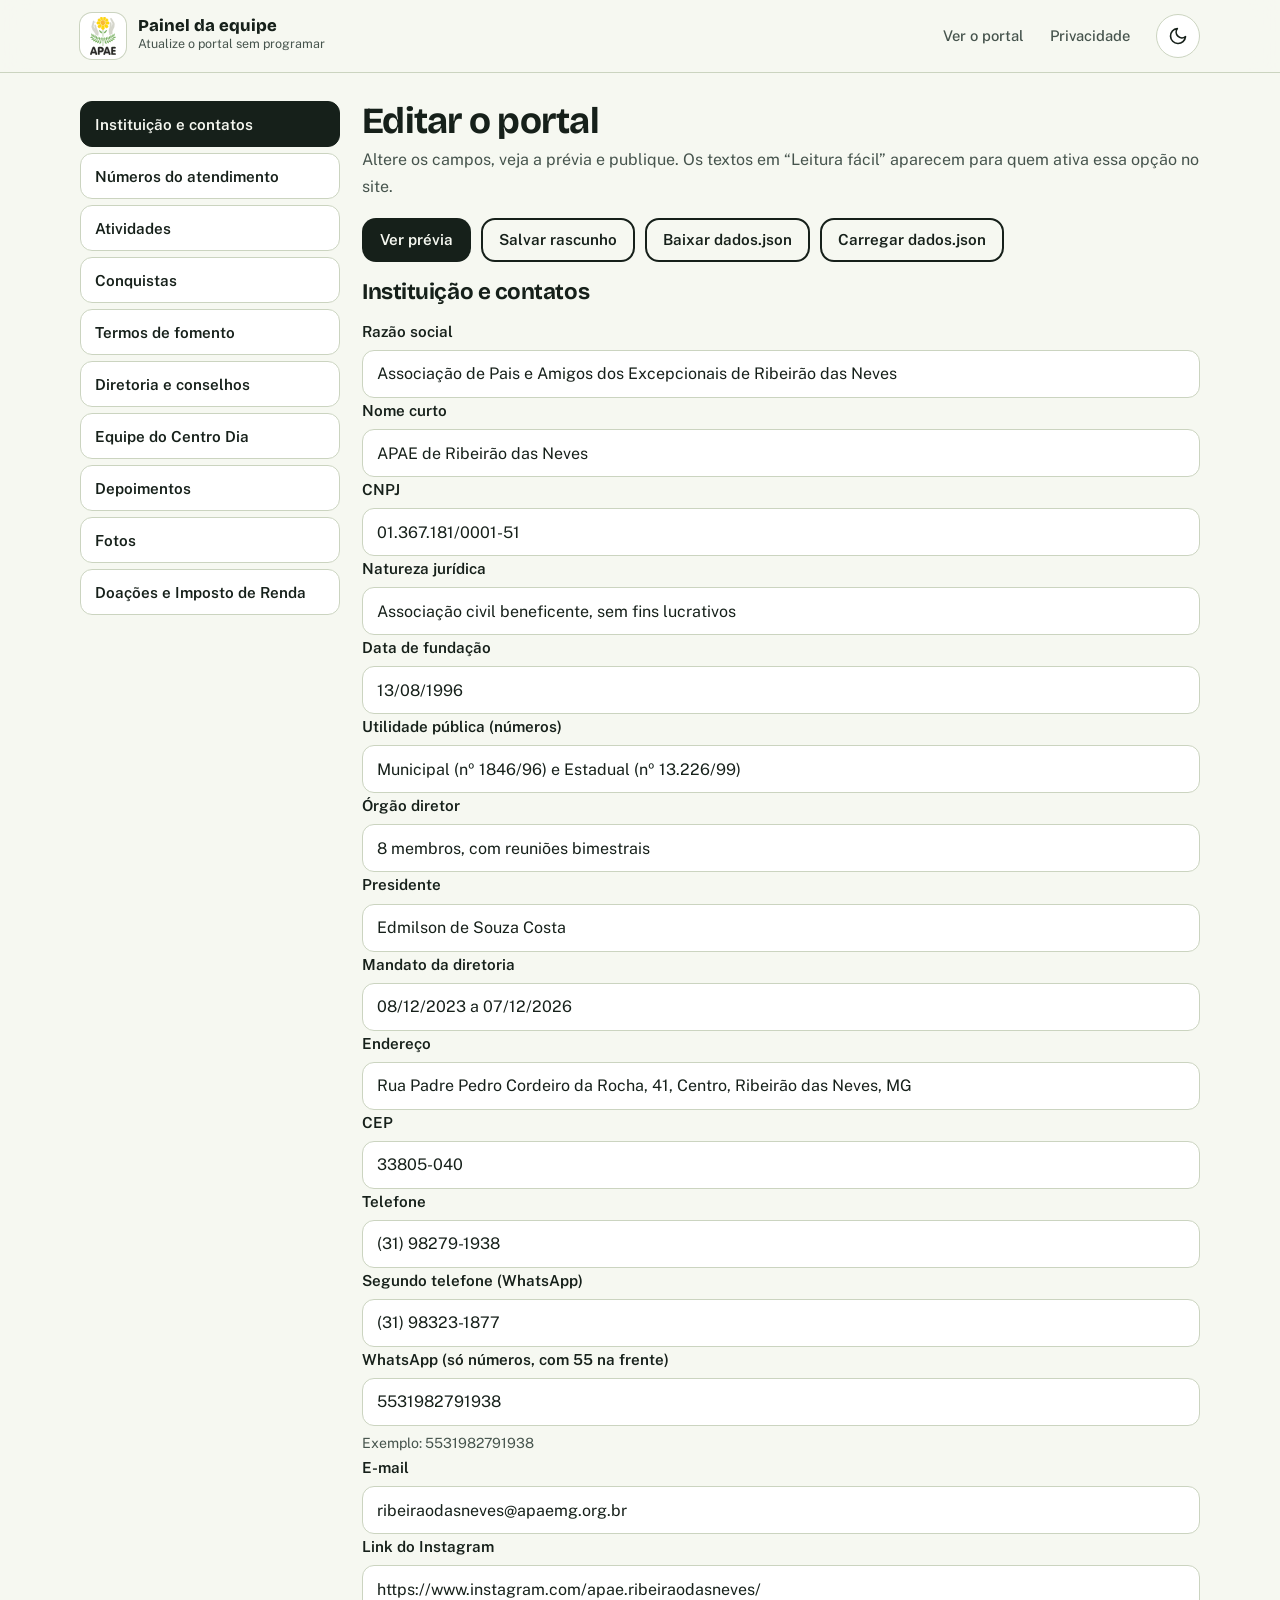
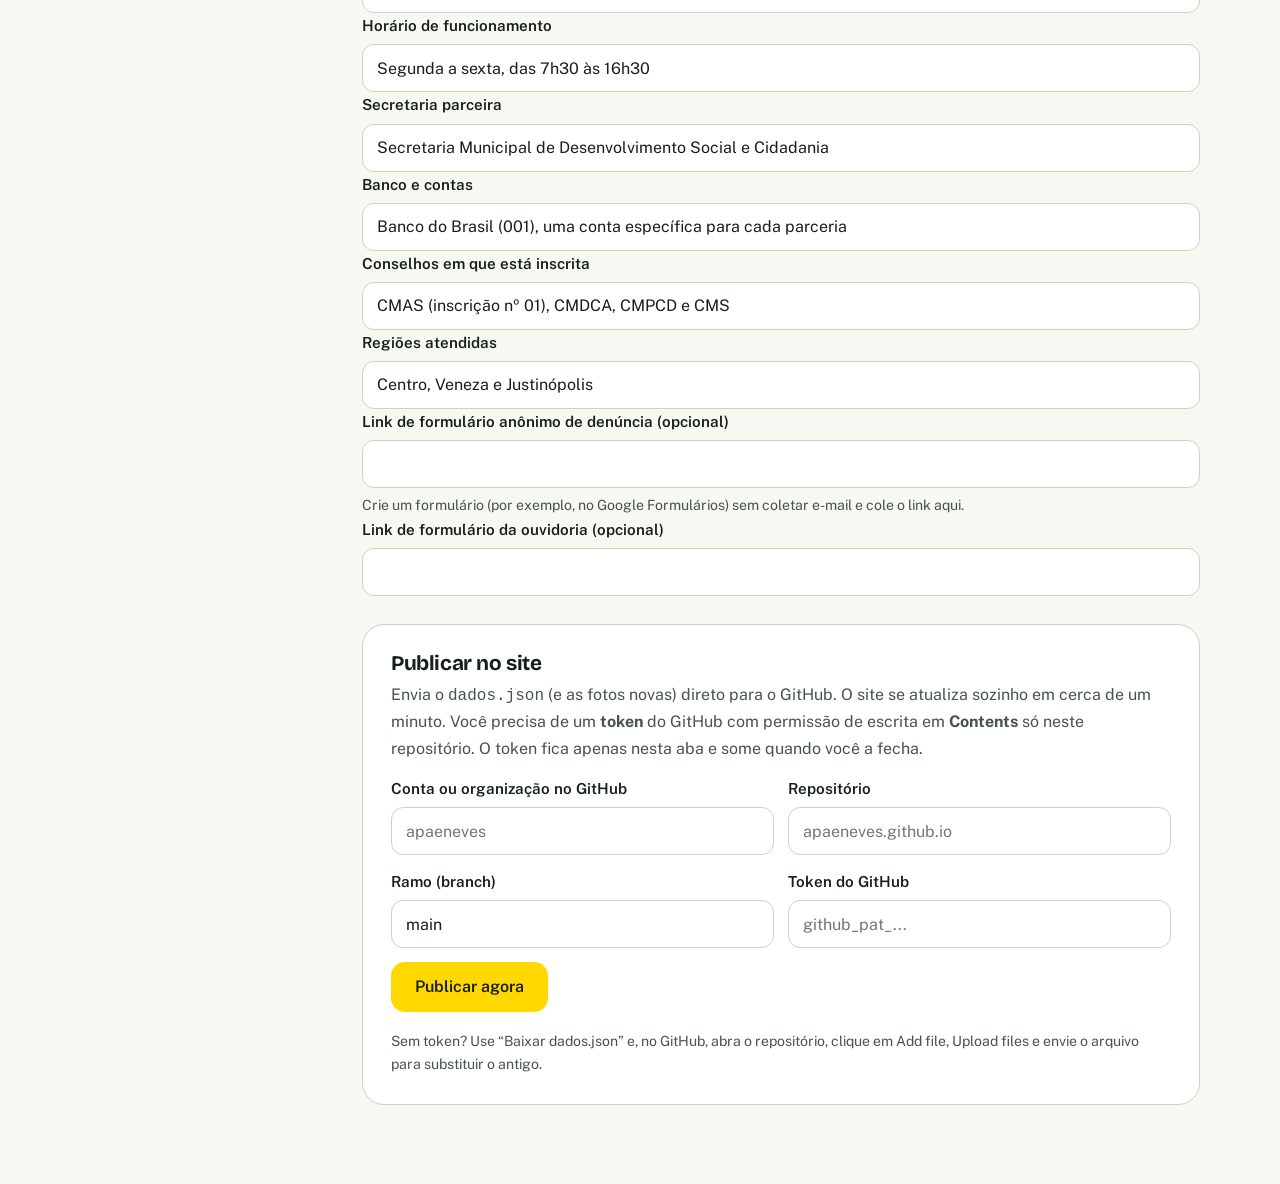
<file: admin.html>
<!doctype html>
<html lang="pt-BR">
<head>
<meta charset="utf-8">
<meta name="viewport" content="width=device-width, initial-scale=1, viewport-fit=cover">
<title>Painel da Equipe APAE Neves</title>
<meta name="robots" content="noindex,nofollow">
<link rel="icon" type="image/svg+xml" href="logo.svg">
<link rel="preconnect" href="https://fonts.googleapis.com">
<link rel="preconnect" href="https://fonts.gstatic.com" crossorigin>
<link rel="stylesheet" href="https://fonts.googleapis.com/css2?family=Bricolage+Grotesque:opsz,wght@12..96,500;12..96,700;12..96,800&family=Public+Sans:wght@400;500;600&display=swap">
<link rel="stylesheet" href="style.css">
<style>
.adm{display:grid;grid-template-columns:260px 1fr;gap:22px;align-items:start;padding-block:28px 80px}
@media (max-width:900px){.adm{grid-template-columns:1fr}}
.side{position:sticky;top:90px;display:grid;gap:6px}
@media (max-width:900px){.side{position:static;grid-template-columns:repeat(auto-fit,minmax(150px,1fr))}}
.side button{text-align:left;min-height:46px;padding:10px 14px;border-radius:12px;border:1.5px solid var(--line);background:var(--card);color:var(--ink);font:600 .95rem var(--f-body);cursor:pointer}
.side button[aria-current="true"]{background:var(--ink);color:var(--bg);border-color:var(--ink)}
.bar{display:flex;flex-wrap:wrap;gap:10px;align-items:center;margin-bottom:18px}
.bar .btn{min-height:44px;padding:10px 16px;font-size:.95rem}
.item{border:1.5px solid var(--line);border-radius:16px;margin-bottom:12px;background:var(--card)}
.item>summary{cursor:pointer;padding:14px 16px;font-weight:600;display:flex;gap:10px;align-items:center;justify-content:space-between;list-style:none}
.item>summary::-webkit-details-marker{display:none}
.item[open]>summary{border-bottom:1px dashed var(--line)}
.item .body{padding:16px;display:grid;gap:14px}
.item .acts2{display:flex;gap:8px;flex-wrap:wrap}
.mini{min-height:40px;padding:6px 12px;border-radius:10px;border:1.5px solid var(--line);background:var(--bg);color:var(--ink);font:600 .85rem var(--f-body);cursor:pointer}
.mini.del{color:var(--danger);border-color:var(--danger)}
.status{margin:14px 0;padding:14px 16px;border-radius:12px;background:var(--leaf-soft);display:none}
.status.show{display:block}
.status.err{background:var(--danger-soft);color:var(--danger)}
fieldset{border:1.5px solid var(--line);border-radius:16px;padding:16px;margin:0 0 16px}
legend{font-weight:700;padding:0 8px}
.two{display:grid;grid-template-columns:1fr 1fr;gap:14px}
@media (max-width:640px){.two{grid-template-columns:1fr}}
.pub{display:grid;gap:14px}
</style>
</head>
<body data-page="admin">
<a class="skip" href="#editor">Pular para o editor</a>
<header class="top"><div class="wrap">
  <a class="brand" href="index.html"><span class="mark"><img src="logo.svg" alt="" width="34" height="46"></span><span><b>Painel da equipe</b><small>Atualize o portal sem programar</small></span></a>
  <nav class="menu" aria-label="Painel"><a href="index.html">Ver o portal</a><a href="privacidade.html">Privacidade</a></nav>
  <button class="iconbtn" id="theme-btn" type="button" aria-label="Alternar tema claro e escuro"><svg width="20" height="20" viewBox="0 0 24 24" fill="none" stroke="currentColor" stroke-width="2" stroke-linecap="round" stroke-linejoin="round" aria-hidden="true"><path d="M21 12.8A9 9 0 1 1 11.2 3a7 7 0 0 0 9.8 9.8z"/></svg></button>
</div></header>
<main id="editor" tabindex="-1">
<div class="wrap adm">
  <nav class="side" id="side" aria-label="Seções para editar"></nav>
  <div>
    <h1 style="font-size:clamp(1.7rem,3vw,2.3rem);margin-bottom:6px">Editar o portal</h1>
    <p style="color:var(--muted);margin-bottom:18px">Altere os campos, veja a prévia e publique. Os textos em “Leitura fácil” aparecem para quem ativa essa opção no site.</p>
    <div class="bar">
      <button class="btn pri" id="b-prev" type="button">Ver prévia</button>
      <button class="btn sec" id="b-draft" type="button">Salvar rascunho</button>
      <button class="btn sec" id="b-down" type="button">Baixar dados.json</button>
      <label class="btn sec" style="cursor:pointer">Carregar dados.json<input id="b-load" type="file" accept=".json,application/json" class="sr-only"></label>
    </div>
    <div class="status" id="status" role="status" aria-live="polite"></div>
    <div id="form"></div>
    <section class="panel" style="margin-top:28px" aria-labelledby="t-pub">
      <h2 id="t-pub" style="font-size:1.3rem;margin-bottom:6px">Publicar no site</h2>
      <p style="color:var(--muted);margin-bottom:14px">Envia o <code>dados.json</code> (e as fotos novas) direto para o GitHub. O site se atualiza sozinho em cerca de um minuto. Você precisa de um <b>token</b> do GitHub com permissão de escrita em <b>Contents</b> só neste repositório. O token fica apenas nesta aba e some quando você a fecha.</p>
      <div class="pub">
        <div class="two">
          <div class="field"><label for="g-owner">Conta ou organização no GitHub</label><input id="g-owner" type="text" placeholder="apaeneves" autocomplete="off"></div>
          <div class="field"><label for="g-repo">Repositório</label><input id="g-repo" type="text" placeholder="apaeneves.github.io" autocomplete="off"></div>
        </div>
        <div class="two">
          <div class="field"><label for="g-branch">Ramo (branch)</label><input id="g-branch" type="text" value="main" autocomplete="off"></div>
          <div class="field"><label for="g-token">Token do GitHub</label><input id="g-token" type="password" autocomplete="off" placeholder="github_pat_..."></div>
        </div>
        <div><button class="btn sun" id="b-pub" type="button">Publicar agora</button></div>
      </div>
      <p class="fonte">Sem token? Use “Baixar dados.json” e, no GitHub, abra o repositório, clique em Add file, Upload files e envie o arquivo para substituir o antigo.</p>
    </section>
  </div>
</div>
</main>
<script type="application/json" id="dados-embed">{"versao":1,"atualizadoEm":"2026-10-09","instituicao":{"nome":"Associação de Pais e Amigos dos Excepcionais de Ribeirão das Neves","sigla":"APAE de Ribeirão das Neves","cnpj":"01.367.181/0001-51","natureza":"Associação civil beneficente, sem fins lucrativos","presidente":"Edmilson de Souza Costa","mandato":"08/12/2023 a 07/12/2026","endereco":"Rua Padre Pedro Cordeiro da Rocha, 41, Centro, Ribeirão das Neves, MG","cep":"33805-040","telefone":"(31) 98279-1938","whatsapp":"5531982791938","email":"ribeiraodasneves@apaemg.org.br","instagram":"https://www.instagram.com/apae.ribeiraodasneves/","horario":"Segunda a sexta, das 7h30 às 16h30","secretaria":"Secretaria Municipal de Desenvolvimento Social e Cidadania","banco":"Banco do Brasil (001), uma conta específica para cada parceria","conselhos":"CMAS (inscrição nº 01), CMDCA, CMPCD e CMS","regioes":"Centro, Veneza e Justinópolis","formDenunciaAnonima":"","formOuvidoria":"","telefone2":"(31) 98323-1877","fundacao":"13/08/1996","utilidadePublica":"Municipal (nº 1846/96) e Estadual (nº 13.226/99)","orgaoDiretor":"8 membros, com reuniões bimestrais"},"doacao":{"pixChave":"01367181000151","pixTipo":"CNPJ","pixNome":"APAE RIBEIRAO DAS NEVES","pixCidade":"RIBEIRAO DAS NEVES","valoresSugeridos":[20,50,100],"irStatus":"consultar","irProjeto":"","irTexto":"A APAE está inscrita no CMDCA. Para saber qual fundo e qual projeto estão abertos para receber a destinação neste ano, fale com a administração."},"impacto":{"ano":2024,"fonte":"Capacidade máxima de atendimento do Centro Dia (2026) e Relatório de Atividades 2024 (demais números)","usuarios":79,"capacidade":100,"familiasEncontros":15,"apresentacoes":10,"ambiencias":5,"acoes":16,"vezesPorSemana":2,"atendidos":100,"anoAtendidos":2026},"atividades":[{"titulo":"Vivências: cuidado e autocuidado","texto":"Rotinas de higiene, alimentação e cuidado pessoal, feitas com apoio da equipe para ganhar autonomia no dia a dia.","facil":"Aprender a cuidar de si, com ajuda da equipe."},{"titulo":"Corpo em Movimento","texto":"Caminhadas, alongamento e atividades físicas. Cerca de 30 usuários participam de cada caminhada.","facil":"Caminhar e se mexer. Cerca de 30 pessoas em cada passeio."},{"titulo":"Participação Social","texto":"Passeios, eventos no parque ecológico e atividades na comunidade. Cerca de 60 usuários por atividade.","facil":"Passear e participar da vida da cidade."},{"titulo":"Arteterapia","texto":"Oficinas de pintura, artesanato e expressão artística com acompanhamento da equipe técnica.","facil":"Pintar, criar e se expressar com arte."},{"titulo":"Musicalização e maracatu","texto":"Oficina de música e grupo de maracatu, que fez 10 apresentações em eventos da Prefeitura e privados em 2024.","facil":"Tocar e dançar. O grupo de maracatu se apresentou 10 vezes em 2024."},{"titulo":"Cuidando de Quem Cuida","texto":"Encontros mensais com famílias e cuidadores, com temas escolhidos por elas e conduzidos por profissionais. Cerca de 15 familiares por oficina.","facil":"Encontro todo mês para as famílias. Elas escolhem os temas."},{"titulo":"Fórum de autogestão, autodefesa e família","texto":"Encontro que reuniu 50 pessoas para debater direitos e protagonismo das pessoas com deficiência.","facil":"Encontro para falar sobre os direitos das pessoas com deficiência."},{"titulo":"Festas e eventos abertos à comunidade","texto":"Festa Julina (cerca de 150 pessoas), noite sertaneja (cerca de 200 pessoas), apresentações no IFMG e semana da pessoa com deficiência.","facil":"Festas abertas a todos, que ajudam a APAE e juntam as pessoas."}],"conquistas":[{"titulo":"6 termos de fomento com a Prefeitura","texto":"Parcerias formalizadas entre 2022 e 2025, somando R$ 975.000,00 para o Centro Dia.","facil":"6 acordos com a Prefeitura para ajudar o Centro Dia."},{"titulo":"Inscrição em conselhos municipais","texto":"Inscrita no Conselho Municipal de Assistência Social (nº 01) e também no CMDCA, no CMPCD e no CMS.","facil":"A APAE é registrada nos conselhos da cidade."},{"titulo":"Trabalho em rede","texto":"Articulação com CRAS, CREAS, saúde mental, UBS e demais serviços de proteção social da cidade.","facil":"A APAE trabalha junto com CRAS, CREAS e postos de saúde."},{"titulo":"Equipe capacitada pela SEDESE","texto":"Em 2024, a equipe do Centro Dia participou de capacitação promovida pela Secretaria de Estado de Desenvolvimento Social.","facil":"A equipe fez curso oferecido pelo Estado."},{"titulo":"Centro Dia em funcionamento contínuo","texto":"De abril a dezembro de 2024, o Centro Dia funcionou todos os dias úteis e atendeu 79 pessoas com deficiência.","facil":"O Centro Dia abriu todos os dias úteis e atendeu 79 pessoas em 2024."},{"titulo":"Maracatu da APAE","texto":"Grupo de usuários que se apresentou 10 vezes em 2024, mostrando talento e quebrando barreiras.","facil":"O grupo de maracatu se apresentou 10 vezes."}],"termos":[{"num":"005","ano":2025,"nome":"Casa Nova","valor":400000,"origem":"Federal","cor":"#FFD800","objeto":"Continuidade, manutenção e otimização da oferta dos serviços socioassistenciais para pessoas com deficiência intelectual e múltipla e suas famílias, no Centro Dia.","facil":"Dinheiro para manter e melhorar os serviços do Centro Dia para pessoas com deficiência e suas famílias.","emenda":"Emenda Parlamentar Federal nº 202439600016/2024","processo":"9253","vigencia":"10/03/2025 a 09/03/2027","link":"https://ribeiraodasneves.mg.gov.br/src/common/assets/documentos/parcerias/Apae-4.pdf","situacao":"formalizado","etapa":"","previsao":""},{"num":"006","ano":2025,"nome":"Complementar","valor":100000,"origem":"Federal","cor":"#4FA64F","objeto":"Complementação da equipe de referência do Centro Dia, com 3 educadores sociais e 1 monitor social de 40 horas, e recurso para combustível dos veículos da instituição.","facil":"Dinheiro para pagar mais profissionais do Centro Dia e o combustível dos carros.","emenda":"Emenda parlamentar federal","processo":"","vigencia":"Execução de 04/2025 a 03/2026","link":"","situacao":"formalizado","etapa":"","previsao":""},{"num":"023","ano":2024,"nome":"Complementando o Serviço do Centro Dia","valor":150000,"origem":"Municipal","cor":"#7FC27F","objeto":"Atendimento a pessoas com deficiência intelectual e múltipla em dependência de cuidados de terceiros que já concluíram o percurso escolar, e a suas famílias, com equipe própria e materiais de higiene e papelaria.","facil":"Dinheiro para atender adultos com deficiência e suas famílias e pagar a equipe.","emenda":"Emendas impositivas individual e de bancada nº 127-C/2023 e 229-C/2023","processo":"5075/2024","vigencia":"Execução de 11/2024 a 10/2025","link":"https://ribeiraodasneves.mg.gov.br/src/common/assets/documentos/parcerias/Apae-termo-023.pdf","situacao":"formalizado","etapa":"","previsao":""},{"num":"015","ano":2024,"nome":"Autonomia em Movimento","valor":220000,"origem":"Municipal","cor":"#2C7A3B","objeto":"Continuidade, manutenção e otimização dos serviços socioassistenciais de convivência e fortalecimento de vínculos para pessoas com deficiência intelectual e múltipla, em espaços participativos.","facil":"Dinheiro para atividades que ajudam as pessoas com deficiência a ter mais autonomia e amizades.","emenda":"Emendas impositivas individual e de bancada nº 007, 008, 078, 083, 131, 135, 177 e 202-C/2023","processo":"3276/2024","vigencia":"Repasse em parcela única de R$ 220.000,00","link":"https://ribeiraodasneves.mg.gov.br/src/common/assets/documentos/parcerias/APAE-TERMO-015-24.pdf","situacao":"formalizado","etapa":"","previsao":""},{"num":"024","ano":2024,"nome":"Cuidando de Quem Cuida","valor":5000,"origem":"Municipal","cor":"#C9A100","objeto":"Incremento para a continuidade, manutenção e otimização dos serviços de proteção social especial para pessoas com deficiência, idosas e suas famílias, com apoio psicológico e emocional.","facil":"Dinheiro para apoiar as famílias e cuidadores, com conversa e ajuda emocional.","emenda":"Emenda impositiva individual nº 041-C/2023","processo":"3284/2024","vigencia":"","link":"https://ribeiraodasneves.mg.gov.br/src/common/assets/documentos/parcerias/Apae-termo-024-1.pdf","situacao":"formalizado","etapa":"","previsao":""},{"num":"017","ano":2022,"nome":"Superar Barreiras para Garantir a Inclusão","valor":100000,"origem":"Federal","cor":"#9AA89B","objeto":"Manutenção dos serviços de proteção social especial que ofertam o serviço socioassistencial Centro Dia.","facil":"Dinheiro para manter o Centro Dia funcionando.","emenda":"Emenda Parlamentar Federal nº 202281000306","processo":"4370/2022","vigencia":"","link":"https://ribeiraodasneves.mg.gov.br/src/common/assets/documentos/parcerias/TERMO_APAE_017-2022.pdf","situacao":"formalizado","etapa":"","previsao":""},{"num":"210","ano":2026,"nome":"Psicologia e Inclusão","valor":30000,"origem":"Municipal","cor":"#B7D77A","situacao":"plano","objeto":"Custeio da contratação de 1 profissional de psicologia, por 10 meses, para integrar a equipe de referência do Centro Dia e garantir o atendimento multidisciplinar a pessoas com deficiência intelectual e múltipla e suas famílias.","facil":"Dinheiro para contratar um psicólogo para o Centro Dia por 10 meses.","emenda":"Emenda parlamentar impositiva municipal nº 210/2026","processo":"","vigencia":"10 meses após o recebimento integral do recurso","link":"","etapa":"Aguardando o termo","previsao":"A confirmar com a Prefeitura"},{"num":"110","ano":2026,"nome":"Mobiliar: complemento","valor":50253.18,"origem":"Municipal","cor":"#E3C65A","situacao":"plano","objeto":"Aquisição de mobiliário e equipamentos de uso contínuo para o Centro Dia, em complemento a itens ainda não adquiridos com emendas anteriores.","facil":"Dinheiro para comprar móveis e equipamentos para o Centro Dia.","emenda":"Emenda parlamentar de bancada nº 110-C/2025","processo":"","vigencia":"3 meses após o recebimento integral do recurso","link":"","etapa":"Aguardando o termo","previsao":"A confirmar com a Prefeitura"},{"num":"130","ano":2026,"nome":"Atividades, palestras e transporte","valor":31718.18,"origem":"Municipal","cor":"#D5E6A0","situacao":"plano","objeto":"Custeio de lanches para as atividades, palestrantes para os encontros com famílias, manutenção e combustível do veículo da instituição e impressões gráficas (20 mil unidades).","facil":"Dinheiro para lanches, palestras, combustível do carro da APAE e materiais impressos.","emenda":"Emenda parlamentar 130-C/2025","processo":"","vigencia":"","link":"","etapa":"Aguardando o termo","previsao":"A confirmar com a Prefeitura"},{"num":"273","ano":2026,"nome":"Assistente Social e material gráfico","valor":50000,"origem":"Municipal","cor":"#EED68A","situacao":"plano","objeto":"Contratação de 1 assistente social (20 horas semanais, por 12 meses) para a equipe do Centro Dia e custeio de materiais gráficos.","facil":"Dinheiro para contratar uma assistente social por 12 meses e pagar materiais impressos.","emenda":"Emenda parlamentar 273-C/2025","processo":"","vigencia":"12 meses após o recebimento do recurso","link":"","etapa":"Aguardando o termo","previsao":"A confirmar com a Prefeitura"}],"diretoria":[{"cargo":"Presidente","nome":"Edmilson de Souza Costa"},{"cargo":"Vice-presidente","nome":"Rogério Alves de Jesus"},{"cargo":"1º Diretor Secretário","nome":"Anderson Cesario de Oliveira"},{"cargo":"2º Diretor Secretário","nome":"Valtair Martins de Paula"},{"cargo":"1º Diretor Financeiro","nome":"Ademir Rodrigues de Souza"},{"cargo":"2º Diretor Financeiro","nome":"Rafael Henrique de Souza Ribeiro"},{"cargo":"Diretor Social","nome":"José Geraldo Silva da Glória"},{"cargo":"Diretor de Patrimônio","nome":"Neimar Reis Passos"}],"conselhoFiscal":{"efetivos":["Maria Emaculada de Santana Duarte","Ieda Ferreira","Maria Adair Costa Ribeiro"],"suplentes":["Luciana Edwiges Carmo de Jesus","Eva Pipper","Ana Paula Soares Diamantino"]},"conselhoAdministracao":["Glauco Luiz de Souza","Paulo Sergio do Valle Nogueira","Aline Cristina de Jesus Silva","Flavia Daiana de Assis Pereira","Alquimimo Fabio Ornelas Botelho"],"ataPosse":"Eleita e empossada em assembleia de 07/12/2023, com ata registrada no Cartório de Registro Civil de Pessoas Jurídicas de Ribeirão das Neves.","equipe":[{"cargo":"Coordenação do Centro Dia","nome":""},{"cargo":"Assistente Social","nome":""},{"cargo":"Psicologia","nome":""},{"cargo":"Educadores Sociais (2)","nome":""},{"cargo":"Oficineiros (2)","nome":""},{"cargo":"Monitoria","nome":""},{"cargo":"Recepção","nome":""}],"equipeNota":"Cargos da equipe técnica de referência do Centro Dia, conforme o plano de trabalho de 2025. Os nomes não são divulgados porque a equipe pode mudar ao longo do tempo.","depoimentos":[],"fotos":[{"arquivo":"maracatu-rua.jpg","legenda":"Grupo de maracatu da APAE em apresentação na rua","alt":"Grupo de pessoas com camisetas laranja tocando tambores em apresentação ao ar livre"},{"arquivo":"maracatu-palco.jpg","legenda":"Apresentação do maracatu em um palco","alt":"Grupo de maracatu com instrumentos de percussão sobre um palco, em frente à plateia"},{"arquivo":"evento-comunidade.jpg","legenda":"Evento com usuários, famílias e comunidade","alt":"Multidão de pessoas com camisetas azuis reunidas ao ar livre em um evento"},{"arquivo":"parque-grupo.jpg","legenda":"Passeio no parque ecológico","alt":"Grupo de usuários e profissionais reunido sob as árvores em um parque, com uma pessoa em cadeira de rodas"},{"arquivo":"piquenique.jpg","legenda":"Piquenique no parque","alt":"Pessoas sentadas em uma toalha de piquenique no chão do parque, sorrindo"},{"arquivo":"oficina-arte.jpg","legenda":"Oficina de arte no Centro Dia","alt":"Usuário pintando com tinta sobre papel em uma mesa"},{"arquivo":"jogo-coordenacao.jpg","legenda":"Atividade de coordenação motora","alt":"Participante encaixando argolas coloridas em um jogo de madeira"},{"arquivo":"encontro-familias.jpg","legenda":"Encontro com famílias e cuidadores","alt":"Grupo de familiares sentados em cadeiras em uma sala, assistindo a uma apresentação"},{"arquivo":"ifmg-visita.jpg","legenda":"Visita ao Instituto Federal (IFMG)","alt":"Grupo animado de usuários e equipe posando diante da parede do Instituto Federal"},{"arquivo":"forum-auditorio.jpg","legenda":"Encontro em auditório com bandeira da APAE","alt":"Grupo grande de pessoas reunido em um auditório segurando uma bandeira azul"}]}</script>
<script src="admin.js"></script>
</body>
</html>
</file>
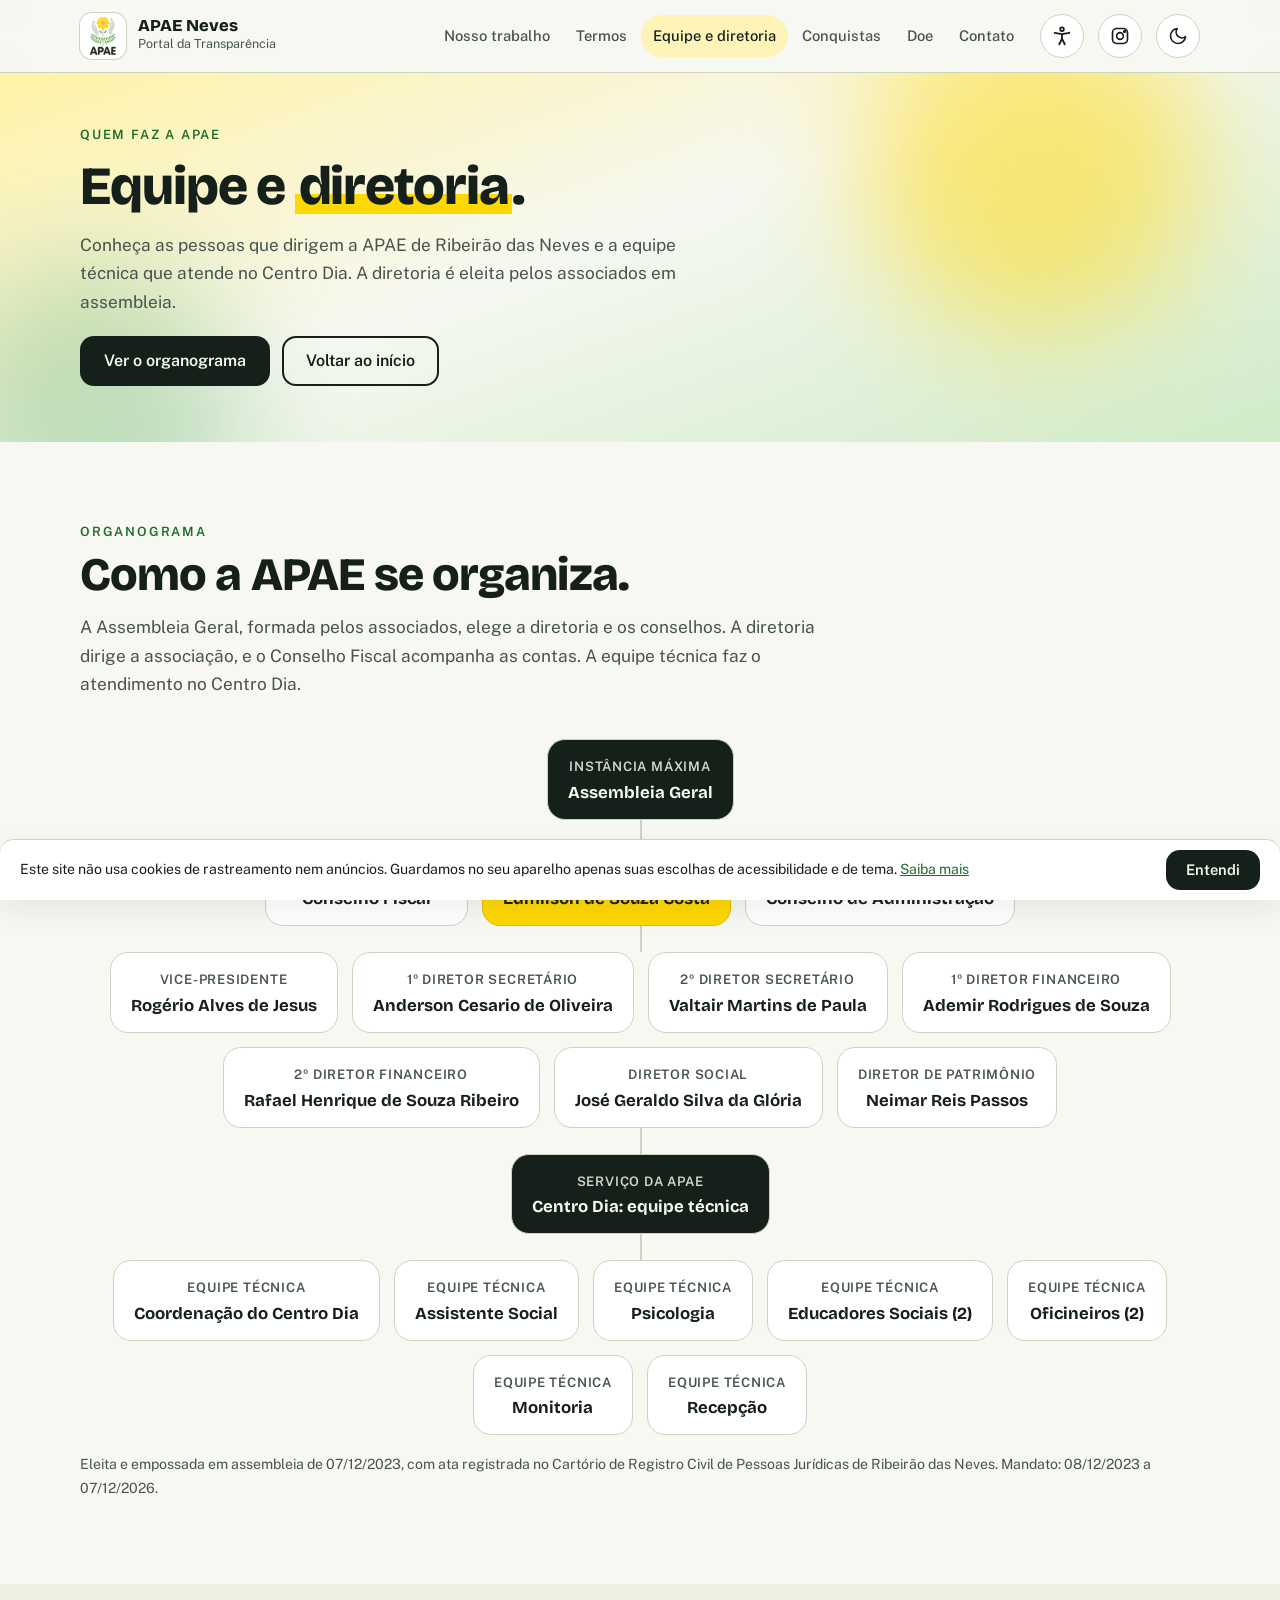
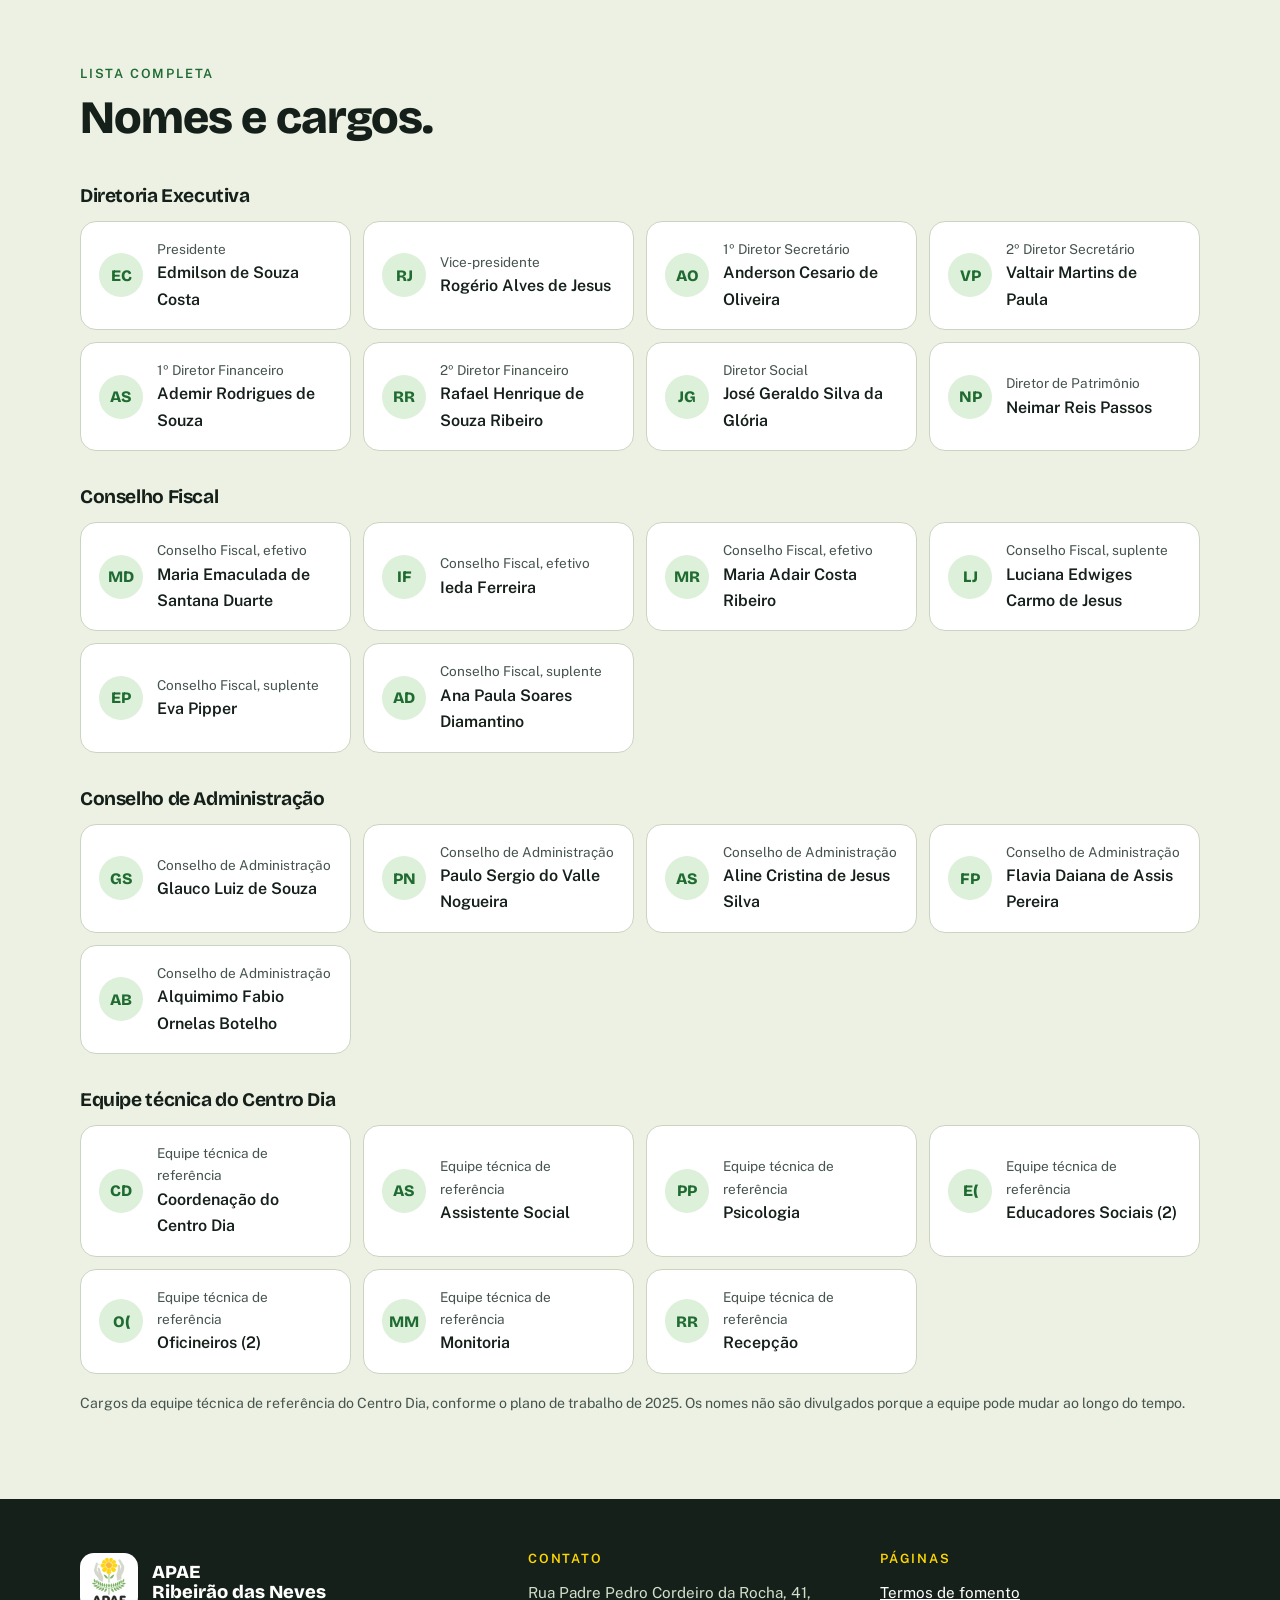
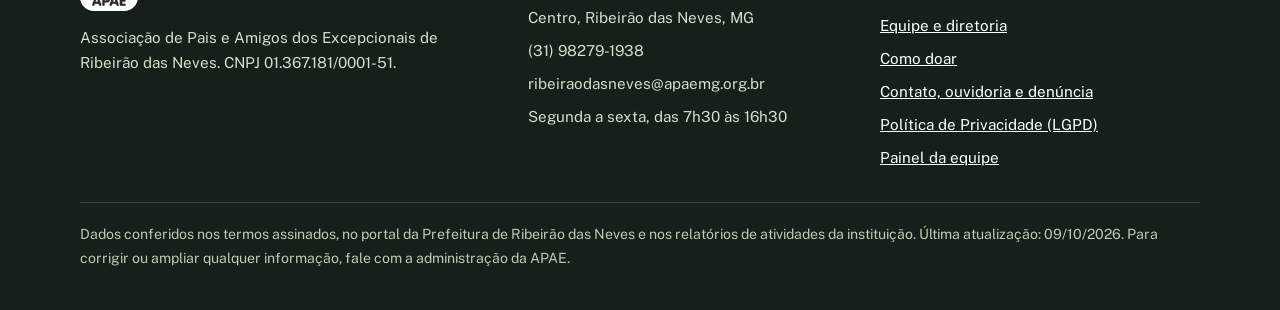
<file: equipe.html>
<!doctype html>
<html lang="pt-BR">
<head>
<meta charset="utf-8">
<meta name="viewport" content="width=device-width, initial-scale=1, viewport-fit=cover">
<title>Equipe e Diretoria da APAE Neves</title>
<meta name="description" content="Organograma da APAE de Ribeirão das Neves: diretoria executiva, conselho fiscal, conselho de administração e equipe técnica do Centro Dia.">
<meta name="robots" content="index,follow">
<link rel="icon" type="image/svg+xml" href="logo.svg">
<meta property="og:type" content="website">
<meta property="og:locale" content="pt_BR">
<meta property="og:title" content="Equipe e diretoria da APAE de Ribeirão das Neves">
<meta property="og:description" content="Conheça quem dirige a APAE e a equipe do Centro Dia.">
<meta property="og:image" content="https://gabrielphi-dev.github.io/apae-neves-transparencia/og.png">
<link rel="canonical" href="https://gabrielphi-dev.github.io/apae-neves-transparencia/equipe.html">
<link rel="preconnect" href="https://fonts.googleapis.com">
<link rel="preconnect" href="https://fonts.gstatic.com" crossorigin>
<link rel="stylesheet" href="https://fonts.googleapis.com/css2?family=Bricolage+Grotesque:opsz,wght@12..96,500;12..96,700;12..96,800&family=Public+Sans:wght@400;500;600&display=swap">
<link rel="stylesheet" href="style.css">
</head>
<body class="no-js" data-page="equipe">

<a class="skip" href="#conteudo">Pular para o conteúdo</a>
<header class="top">
  <div class="wrap">
    <a class="brand" href="index.html">
      <span class="mark"><img src="logo.svg" alt="" width="34" height="46"></span>
      <span><b>APAE Neves</b><small>Portal da Transparência</small></span>
    </a>
    <nav class="menu" id="menu" aria-label="Principal">
      <a href="index.html#impacto">Nosso trabalho</a>
      <a href="index.html#termos">Termos</a>
      <a href="equipe.html">Equipe e diretoria</a>
      <a href="index.html#galeria">Conquistas</a>
      <a href="index.html#doe">Doe</a>
      <a href="index.html#contato">Contato</a>
    </nav>
    <div class="a11y">
      <button class="iconbtn" id="a11y-btn" type="button" aria-expanded="false" aria-controls="a11y-panel" aria-label="Opções de acessibilidade">
        <svg width="22" height="22" viewBox="0 0 24 24" fill="none" stroke="currentColor" stroke-width="2" stroke-linecap="round" stroke-linejoin="round" aria-hidden="true"><circle cx="12" cy="4.5" r="2"/><path d="M4 8.5l8 1.5 8-1.5M12 10v5M9 21l3-6 3 6"/></svg>
      </button>
      <div class="a11y-panel" id="a11y-panel" role="group" aria-labelledby="a11y-title">
        <h2 id="a11y-title">Acessibilidade</h2>
        <div class="a11y-row"><span>Tamanho da letra</span><div class="seg"><button type="button" id="fonte-menos" aria-label="Diminuir letra">A−</button><button type="button" id="fonte-reset" aria-label="Letra normal">A</button><button type="button" id="fonte-mais" aria-label="Aumentar letra">A+</button></div></div>
        <div class="a11y-row"><span>Alto contraste</span><button class="tog" type="button" id="hc-btn" aria-pressed="false">Ligar</button></div>
        <div class="a11y-row"><span>Leitura fácil</span><button class="tog" type="button" id="fe-btn" aria-pressed="false">Ligar</button></div>
        <div class="a11y-row"><span>Pausar animações</span><button class="tog" type="button" id="pausa-btn" aria-pressed="false">Ligar</button></div>
        <div class="a11y-row"><span>Libras</span><span style="font-size:.88rem;color:var(--muted)">Botão azul no canto da tela</span></div>
      </div>
    </div>
    <a class="iconbtn" data-instagram href="https://www.instagram.com/apae.ribeiraodasneves/" target="_blank" rel="noopener" aria-label="Instagram da APAE (abre em nova aba)"><svg width="20" height="20" viewBox="0 0 24 24" fill="none" stroke="currentColor" stroke-width="2" stroke-linecap="round" stroke-linejoin="round" aria-hidden="true"><rect x="3" y="3" width="18" height="18" rx="5"/><circle cx="12" cy="12" r="4"/><circle cx="17.5" cy="6.5" r="1" fill="currentColor"/></svg></a>
    <button class="iconbtn" id="theme-btn" type="button" aria-label="Alternar tema claro e escuro">
      <svg width="20" height="20" viewBox="0 0 24 24" fill="none" stroke="currentColor" stroke-width="2" stroke-linecap="round" stroke-linejoin="round" aria-hidden="true"><path d="M21 12.8A9 9 0 1 1 11.2 3a7 7 0 0 0 9.8 9.8z"/></svg>
    </button>
    <button class="iconbtn burger" id="burger" type="button" aria-expanded="false" aria-controls="menu" aria-label="Abrir menu">
      <svg width="20" height="20" viewBox="0 0 24 24" fill="none" stroke="currentColor" stroke-width="2" stroke-linecap="round" aria-hidden="true"><path d="M4 7h16M4 12h16M4 17h16"/></svg>
    </button>
  </div>
</header>

<main id="conteudo" tabindex="-1">
<section class="hero" style="padding-block:48px 56px" aria-labelledby="h1">
  <div class="blob b1"></div><div class="blob b2"></div>
  <div class="wrap" style="grid-template-columns:1fr">
    <div>
      <span class="eyebrow">Quem faz a APAE</span>
      <h1 id="h1">Equipe e <em>diretoria</em>.</h1>
      <p class="lead" data-fe="Aqui estão as pessoas que dirigem a APAE e a equipe que cuida do Centro Dia.">Conheça as pessoas que dirigem a APAE de Ribeirão das Neves e a equipe técnica que atende no Centro Dia. A diretoria é eleita pelos associados em assembleia.</p>
      <div class="cta"><a class="btn pri" href="#organograma">Ver o organograma</a><a class="btn sec" href="index.html">Voltar ao início</a></div>
    </div>
  </div>
</section>

<section class="s" id="organograma" aria-labelledby="t-org">
  <div class="wrap">
    <div class="head reveal">
      <span class="eyebrow">Organograma</span>
      <h2 id="t-org">Como a APAE se organiza.</h2>
      <p data-fe="A Assembleia é quem decide. Ela escolhe a diretoria e os conselhos. A equipe do Centro Dia faz o atendimento.">A Assembleia Geral, formada pelos associados, elege a diretoria e os conselhos. A diretoria dirige a associação, e o Conselho Fiscal acompanha as contas. A equipe técnica faz o atendimento no Centro Dia.</p>
    </div>
    <div class="org reveal" id="org" role="group" aria-label="Organograma da APAE"></div>
    <p class="fonte" id="ata-posse"></p>
  </div>
</section>

<section class="s alt" id="listas" aria-labelledby="t-listas">
  <div class="wrap">
    <div class="head reveal"><span class="eyebrow">Lista completa</span><h2 id="t-listas">Nomes e cargos.</h2></div>
    <h3 class="grouptitle">Diretoria Executiva</h3>
    <div class="people" id="p-dir"></div>
    <h3 class="grouptitle">Conselho Fiscal</h3>
    <div class="people" id="p-cf"></div>
    <h3 class="grouptitle">Conselho de Administração</h3>
    <div class="people" id="p-ca"></div>
    <h3 class="grouptitle">Equipe técnica do Centro Dia</h3>
    <div class="people" id="p-eq"></div>
    <p class="fonte" id="equipe-nota"></p>
  </div>
</section>
</main>

<footer>
  <div class="wrap">
    <div>
      <div class="logo"><span><img src="logo.svg" alt="" width="40" height="55"></span><b>APAE<br>Ribeirão das Neves</b></div>
      <p>Associação de Pais e Amigos dos Excepcionais de Ribeirão das Neves. CNPJ <span data-bind="cnpj">01.367.181/0001-51</span>.</p>
    </div>
    <div>
      <h2>Contato</h2>
      <ul><li data-bind="endereco">Rua Padre Pedro Cordeiro da Rocha, 41, Centro, Ribeirão das Neves, MG</li><li data-bind="telefone">(31) 98279-1938</li><li data-bind="email">ribeiraodasneves@apaemg.org.br</li><li data-bind="horario">Segunda a sexta, das 7h30 às 16h30</li></ul>
    </div>
    <div>
      <h2>Páginas</h2>
      <ul><li><a href="index.html#termos">Termos de fomento</a></li><li><a href="equipe.html">Equipe e diretoria</a></li><li><a href="index.html#doe">Como doar</a></li><li><a href="index.html#contato">Contato, ouvidoria e denúncia</a></li><li><a href="privacidade.html">Política de Privacidade (LGPD)</a></li><li><a href="admin.html">Painel da equipe</a></li></ul>
    </div>
    <p class="fine">Dados conferidos nos termos assinados, no portal da Prefeitura de Ribeirão das Neves e nos relatórios de atividades da instituição. Última atualização: <span id="atualizado"></span>. Para corrigir ou ampliar qualquer informação, fale com a administração da APAE.</p>
  </div>
</footer>
<div class="cookie" id="cookie" role="region" aria-label="Aviso de privacidade">
  <p>Este site não usa cookies de rastreamento nem anúncios. Guardamos no seu aparelho apenas suas escolhas de acessibilidade e de tema. <a href="privacidade.html">Saiba mais</a></p>
  <button class="btn pri" id="cookie-ok" type="button">Entendi</button>
</div>

<script type="application/json" id="dados-embed">{"versao":1,"atualizadoEm":"2026-10-09","instituicao":{"nome":"Associação de Pais e Amigos dos Excepcionais de Ribeirão das Neves","sigla":"APAE de Ribeirão das Neves","cnpj":"01.367.181/0001-51","natureza":"Associação civil beneficente, sem fins lucrativos","presidente":"Edmilson de Souza Costa","mandato":"08/12/2023 a 07/12/2026","endereco":"Rua Padre Pedro Cordeiro da Rocha, 41, Centro, Ribeirão das Neves, MG","cep":"33805-040","telefone":"(31) 98279-1938","whatsapp":"5531982791938","email":"ribeiraodasneves@apaemg.org.br","instagram":"https://www.instagram.com/apae.ribeiraodasneves/","horario":"Segunda a sexta, das 7h30 às 16h30","secretaria":"Secretaria Municipal de Desenvolvimento Social e Cidadania","banco":"Banco do Brasil (001), uma conta específica para cada parceria","conselhos":"CMAS (inscrição nº 01), CMDCA, CMPCD e CMS","regioes":"Centro, Veneza e Justinópolis","formDenunciaAnonima":"","formOuvidoria":"","telefone2":"(31) 98323-1877","fundacao":"13/08/1996","utilidadePublica":"Municipal (nº 1846/96) e Estadual (nº 13.226/99)","orgaoDiretor":"8 membros, com reuniões bimestrais"},"doacao":{"pixChave":"01367181000151","pixTipo":"CNPJ","pixNome":"APAE RIBEIRAO DAS NEVES","pixCidade":"RIBEIRAO DAS NEVES","valoresSugeridos":[20,50,100],"irStatus":"consultar","irProjeto":"","irTexto":"A APAE está inscrita no CMDCA. Para saber qual fundo e qual projeto estão abertos para receber a destinação neste ano, fale com a administração."},"impacto":{"ano":2024,"fonte":"Capacidade máxima de atendimento do Centro Dia (2026) e Relatório de Atividades 2024 (demais números)","usuarios":79,"capacidade":100,"familiasEncontros":15,"apresentacoes":10,"ambiencias":5,"acoes":16,"vezesPorSemana":2,"atendidos":100,"anoAtendidos":2026},"atividades":[{"titulo":"Vivências: cuidado e autocuidado","texto":"Rotinas de higiene, alimentação e cuidado pessoal, feitas com apoio da equipe para ganhar autonomia no dia a dia.","facil":"Aprender a cuidar de si, com ajuda da equipe."},{"titulo":"Corpo em Movimento","texto":"Caminhadas, alongamento e atividades físicas. Cerca de 30 usuários participam de cada caminhada.","facil":"Caminhar e se mexer. Cerca de 30 pessoas em cada passeio."},{"titulo":"Participação Social","texto":"Passeios, eventos no parque ecológico e atividades na comunidade. Cerca de 60 usuários por atividade.","facil":"Passear e participar da vida da cidade."},{"titulo":"Arteterapia","texto":"Oficinas de pintura, artesanato e expressão artística com acompanhamento da equipe técnica.","facil":"Pintar, criar e se expressar com arte."},{"titulo":"Musicalização e maracatu","texto":"Oficina de música e grupo de maracatu, que fez 10 apresentações em eventos da Prefeitura e privados em 2024.","facil":"Tocar e dançar. O grupo de maracatu se apresentou 10 vezes em 2024."},{"titulo":"Cuidando de Quem Cuida","texto":"Encontros mensais com famílias e cuidadores, com temas escolhidos por elas e conduzidos por profissionais. Cerca de 15 familiares por oficina.","facil":"Encontro todo mês para as famílias. Elas escolhem os temas."},{"titulo":"Fórum de autogestão, autodefesa e família","texto":"Encontro que reuniu 50 pessoas para debater direitos e protagonismo das pessoas com deficiência.","facil":"Encontro para falar sobre os direitos das pessoas com deficiência."},{"titulo":"Festas e eventos abertos à comunidade","texto":"Festa Julina (cerca de 150 pessoas), noite sertaneja (cerca de 200 pessoas), apresentações no IFMG e semana da pessoa com deficiência.","facil":"Festas abertas a todos, que ajudam a APAE e juntam as pessoas."}],"conquistas":[{"titulo":"6 termos de fomento com a Prefeitura","texto":"Parcerias formalizadas entre 2022 e 2025, somando R$ 975.000,00 para o Centro Dia.","facil":"6 acordos com a Prefeitura para ajudar o Centro Dia."},{"titulo":"Inscrição em conselhos municipais","texto":"Inscrita no Conselho Municipal de Assistência Social (nº 01) e também no CMDCA, no CMPCD e no CMS.","facil":"A APAE é registrada nos conselhos da cidade."},{"titulo":"Trabalho em rede","texto":"Articulação com CRAS, CREAS, saúde mental, UBS e demais serviços de proteção social da cidade.","facil":"A APAE trabalha junto com CRAS, CREAS e postos de saúde."},{"titulo":"Equipe capacitada pela SEDESE","texto":"Em 2024, a equipe do Centro Dia participou de capacitação promovida pela Secretaria de Estado de Desenvolvimento Social.","facil":"A equipe fez curso oferecido pelo Estado."},{"titulo":"Centro Dia em funcionamento contínuo","texto":"De abril a dezembro de 2024, o Centro Dia funcionou todos os dias úteis e atendeu 79 pessoas com deficiência.","facil":"O Centro Dia abriu todos os dias úteis e atendeu 79 pessoas em 2024."},{"titulo":"Maracatu da APAE","texto":"Grupo de usuários que se apresentou 10 vezes em 2024, mostrando talento e quebrando barreiras.","facil":"O grupo de maracatu se apresentou 10 vezes."}],"termos":[{"num":"005","ano":2025,"nome":"Casa Nova","valor":400000,"origem":"Federal","cor":"#FFD800","objeto":"Continuidade, manutenção e otimização da oferta dos serviços socioassistenciais para pessoas com deficiência intelectual e múltipla e suas famílias, no Centro Dia.","facil":"Dinheiro para manter e melhorar os serviços do Centro Dia para pessoas com deficiência e suas famílias.","emenda":"Emenda Parlamentar Federal nº 202439600016/2024","processo":"9253","vigencia":"10/03/2025 a 09/03/2027","link":"https://ribeiraodasneves.mg.gov.br/src/common/assets/documentos/parcerias/Apae-4.pdf","situacao":"formalizado","etapa":"","previsao":""},{"num":"006","ano":2025,"nome":"Complementar","valor":100000,"origem":"Federal","cor":"#4FA64F","objeto":"Complementação da equipe de referência do Centro Dia, com 3 educadores sociais e 1 monitor social de 40 horas, e recurso para combustível dos veículos da instituição.","facil":"Dinheiro para pagar mais profissionais do Centro Dia e o combustível dos carros.","emenda":"Emenda parlamentar federal","processo":"","vigencia":"Execução de 04/2025 a 03/2026","link":"","situacao":"formalizado","etapa":"","previsao":""},{"num":"023","ano":2024,"nome":"Complementando o Serviço do Centro Dia","valor":150000,"origem":"Municipal","cor":"#7FC27F","objeto":"Atendimento a pessoas com deficiência intelectual e múltipla em dependência de cuidados de terceiros que já concluíram o percurso escolar, e a suas famílias, com equipe própria e materiais de higiene e papelaria.","facil":"Dinheiro para atender adultos com deficiência e suas famílias e pagar a equipe.","emenda":"Emendas impositivas individual e de bancada nº 127-C/2023 e 229-C/2023","processo":"5075/2024","vigencia":"Execução de 11/2024 a 10/2025","link":"https://ribeiraodasneves.mg.gov.br/src/common/assets/documentos/parcerias/Apae-termo-023.pdf","situacao":"formalizado","etapa":"","previsao":""},{"num":"015","ano":2024,"nome":"Autonomia em Movimento","valor":220000,"origem":"Municipal","cor":"#2C7A3B","objeto":"Continuidade, manutenção e otimização dos serviços socioassistenciais de convivência e fortalecimento de vínculos para pessoas com deficiência intelectual e múltipla, em espaços participativos.","facil":"Dinheiro para atividades que ajudam as pessoas com deficiência a ter mais autonomia e amizades.","emenda":"Emendas impositivas individual e de bancada nº 007, 008, 078, 083, 131, 135, 177 e 202-C/2023","processo":"3276/2024","vigencia":"Repasse em parcela única de R$ 220.000,00","link":"https://ribeiraodasneves.mg.gov.br/src/common/assets/documentos/parcerias/APAE-TERMO-015-24.pdf","situacao":"formalizado","etapa":"","previsao":""},{"num":"024","ano":2024,"nome":"Cuidando de Quem Cuida","valor":5000,"origem":"Municipal","cor":"#C9A100","objeto":"Incremento para a continuidade, manutenção e otimização dos serviços de proteção social especial para pessoas com deficiência, idosas e suas famílias, com apoio psicológico e emocional.","facil":"Dinheiro para apoiar as famílias e cuidadores, com conversa e ajuda emocional.","emenda":"Emenda impositiva individual nº 041-C/2023","processo":"3284/2024","vigencia":"","link":"https://ribeiraodasneves.mg.gov.br/src/common/assets/documentos/parcerias/Apae-termo-024-1.pdf","situacao":"formalizado","etapa":"","previsao":""},{"num":"017","ano":2022,"nome":"Superar Barreiras para Garantir a Inclusão","valor":100000,"origem":"Federal","cor":"#9AA89B","objeto":"Manutenção dos serviços de proteção social especial que ofertam o serviço socioassistencial Centro Dia.","facil":"Dinheiro para manter o Centro Dia funcionando.","emenda":"Emenda Parlamentar Federal nº 202281000306","processo":"4370/2022","vigencia":"","link":"https://ribeiraodasneves.mg.gov.br/src/common/assets/documentos/parcerias/TERMO_APAE_017-2022.pdf","situacao":"formalizado","etapa":"","previsao":""},{"num":"210","ano":2026,"nome":"Psicologia e Inclusão","valor":30000,"origem":"Municipal","cor":"#B7D77A","situacao":"plano","objeto":"Custeio da contratação de 1 profissional de psicologia, por 10 meses, para integrar a equipe de referência do Centro Dia e garantir o atendimento multidisciplinar a pessoas com deficiência intelectual e múltipla e suas famílias.","facil":"Dinheiro para contratar um psicólogo para o Centro Dia por 10 meses.","emenda":"Emenda parlamentar impositiva municipal nº 210/2026","processo":"","vigencia":"10 meses após o recebimento integral do recurso","link":"","etapa":"Aguardando o termo","previsao":"A confirmar com a Prefeitura"},{"num":"110","ano":2026,"nome":"Mobiliar: complemento","valor":50253.18,"origem":"Municipal","cor":"#E3C65A","situacao":"plano","objeto":"Aquisição de mobiliário e equipamentos de uso contínuo para o Centro Dia, em complemento a itens ainda não adquiridos com emendas anteriores.","facil":"Dinheiro para comprar móveis e equipamentos para o Centro Dia.","emenda":"Emenda parlamentar de bancada nº 110-C/2025","processo":"","vigencia":"3 meses após o recebimento integral do recurso","link":"","etapa":"Aguardando o termo","previsao":"A confirmar com a Prefeitura"},{"num":"130","ano":2026,"nome":"Atividades, palestras e transporte","valor":31718.18,"origem":"Municipal","cor":"#D5E6A0","situacao":"plano","objeto":"Custeio de lanches para as atividades, palestrantes para os encontros com famílias, manutenção e combustível do veículo da instituição e impressões gráficas (20 mil unidades).","facil":"Dinheiro para lanches, palestras, combustível do carro da APAE e materiais impressos.","emenda":"Emenda parlamentar 130-C/2025","processo":"","vigencia":"","link":"","etapa":"Aguardando o termo","previsao":"A confirmar com a Prefeitura"},{"num":"273","ano":2026,"nome":"Assistente Social e material gráfico","valor":50000,"origem":"Municipal","cor":"#EED68A","situacao":"plano","objeto":"Contratação de 1 assistente social (20 horas semanais, por 12 meses) para a equipe do Centro Dia e custeio de materiais gráficos.","facil":"Dinheiro para contratar uma assistente social por 12 meses e pagar materiais impressos.","emenda":"Emenda parlamentar 273-C/2025","processo":"","vigencia":"12 meses após o recebimento do recurso","link":"","etapa":"Aguardando o termo","previsao":"A confirmar com a Prefeitura"}],"diretoria":[{"cargo":"Presidente","nome":"Edmilson de Souza Costa"},{"cargo":"Vice-presidente","nome":"Rogério Alves de Jesus"},{"cargo":"1º Diretor Secretário","nome":"Anderson Cesario de Oliveira"},{"cargo":"2º Diretor Secretário","nome":"Valtair Martins de Paula"},{"cargo":"1º Diretor Financeiro","nome":"Ademir Rodrigues de Souza"},{"cargo":"2º Diretor Financeiro","nome":"Rafael Henrique de Souza Ribeiro"},{"cargo":"Diretor Social","nome":"José Geraldo Silva da Glória"},{"cargo":"Diretor de Patrimônio","nome":"Neimar Reis Passos"}],"conselhoFiscal":{"efetivos":["Maria Emaculada de Santana Duarte","Ieda Ferreira","Maria Adair Costa Ribeiro"],"suplentes":["Luciana Edwiges Carmo de Jesus","Eva Pipper","Ana Paula Soares Diamantino"]},"conselhoAdministracao":["Glauco Luiz de Souza","Paulo Sergio do Valle Nogueira","Aline Cristina de Jesus Silva","Flavia Daiana de Assis Pereira","Alquimimo Fabio Ornelas Botelho"],"ataPosse":"Eleita e empossada em assembleia de 07/12/2023, com ata registrada no Cartório de Registro Civil de Pessoas Jurídicas de Ribeirão das Neves.","equipe":[{"cargo":"Coordenação do Centro Dia","nome":""},{"cargo":"Assistente Social","nome":""},{"cargo":"Psicologia","nome":""},{"cargo":"Educadores Sociais (2)","nome":""},{"cargo":"Oficineiros (2)","nome":""},{"cargo":"Monitoria","nome":""},{"cargo":"Recepção","nome":""}],"equipeNota":"Cargos da equipe técnica de referência do Centro Dia, conforme o plano de trabalho de 2025. Os nomes não são divulgados porque a equipe pode mudar ao longo do tempo.","depoimentos":[],"fotos":[{"arquivo":"maracatu-rua.jpg","legenda":"Grupo de maracatu da APAE em apresentação na rua","alt":"Grupo de pessoas com camisetas laranja tocando tambores em apresentação ao ar livre"},{"arquivo":"maracatu-palco.jpg","legenda":"Apresentação do maracatu em um palco","alt":"Grupo de maracatu com instrumentos de percussão sobre um palco, em frente à plateia"},{"arquivo":"evento-comunidade.jpg","legenda":"Evento com usuários, famílias e comunidade","alt":"Multidão de pessoas com camisetas azuis reunidas ao ar livre em um evento"},{"arquivo":"parque-grupo.jpg","legenda":"Passeio no parque ecológico","alt":"Grupo de usuários e profissionais reunido sob as árvores em um parque, com uma pessoa em cadeira de rodas"},{"arquivo":"piquenique.jpg","legenda":"Piquenique no parque","alt":"Pessoas sentadas em uma toalha de piquenique no chão do parque, sorrindo"},{"arquivo":"oficina-arte.jpg","legenda":"Oficina de arte no Centro Dia","alt":"Usuário pintando com tinta sobre papel em uma mesa"},{"arquivo":"jogo-coordenacao.jpg","legenda":"Atividade de coordenação motora","alt":"Participante encaixando argolas coloridas em um jogo de madeira"},{"arquivo":"encontro-familias.jpg","legenda":"Encontro com famílias e cuidadores","alt":"Grupo de familiares sentados em cadeiras em uma sala, assistindo a uma apresentação"},{"arquivo":"ifmg-visita.jpg","legenda":"Visita ao Instituto Federal (IFMG)","alt":"Grupo animado de usuários e equipe posando diante da parede do Instituto Federal"},{"arquivo":"forum-auditorio.jpg","legenda":"Encontro em auditório com bandeira da APAE","alt":"Grupo grande de pessoas reunido em um auditório segurando uma bandeira azul"}]}</script>
<script src="app.js"></script>
</body>
</html>
</file>
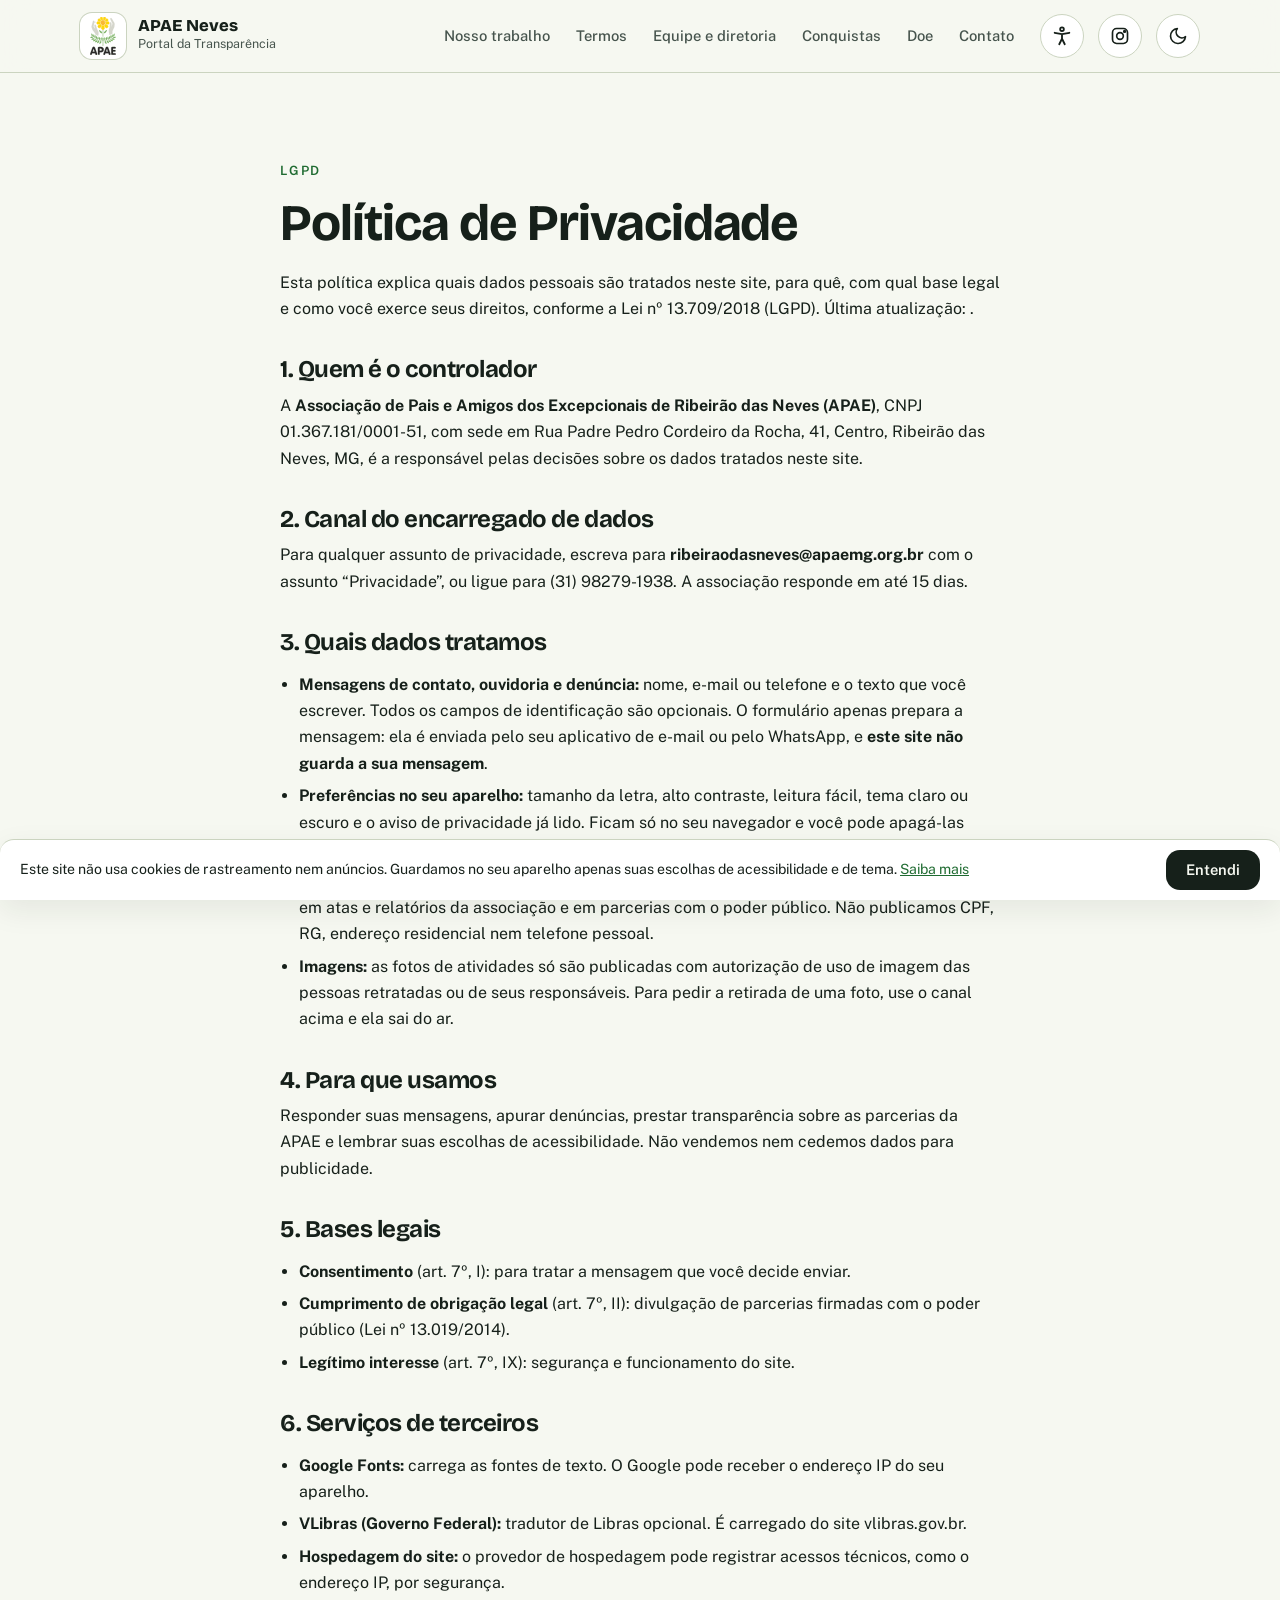
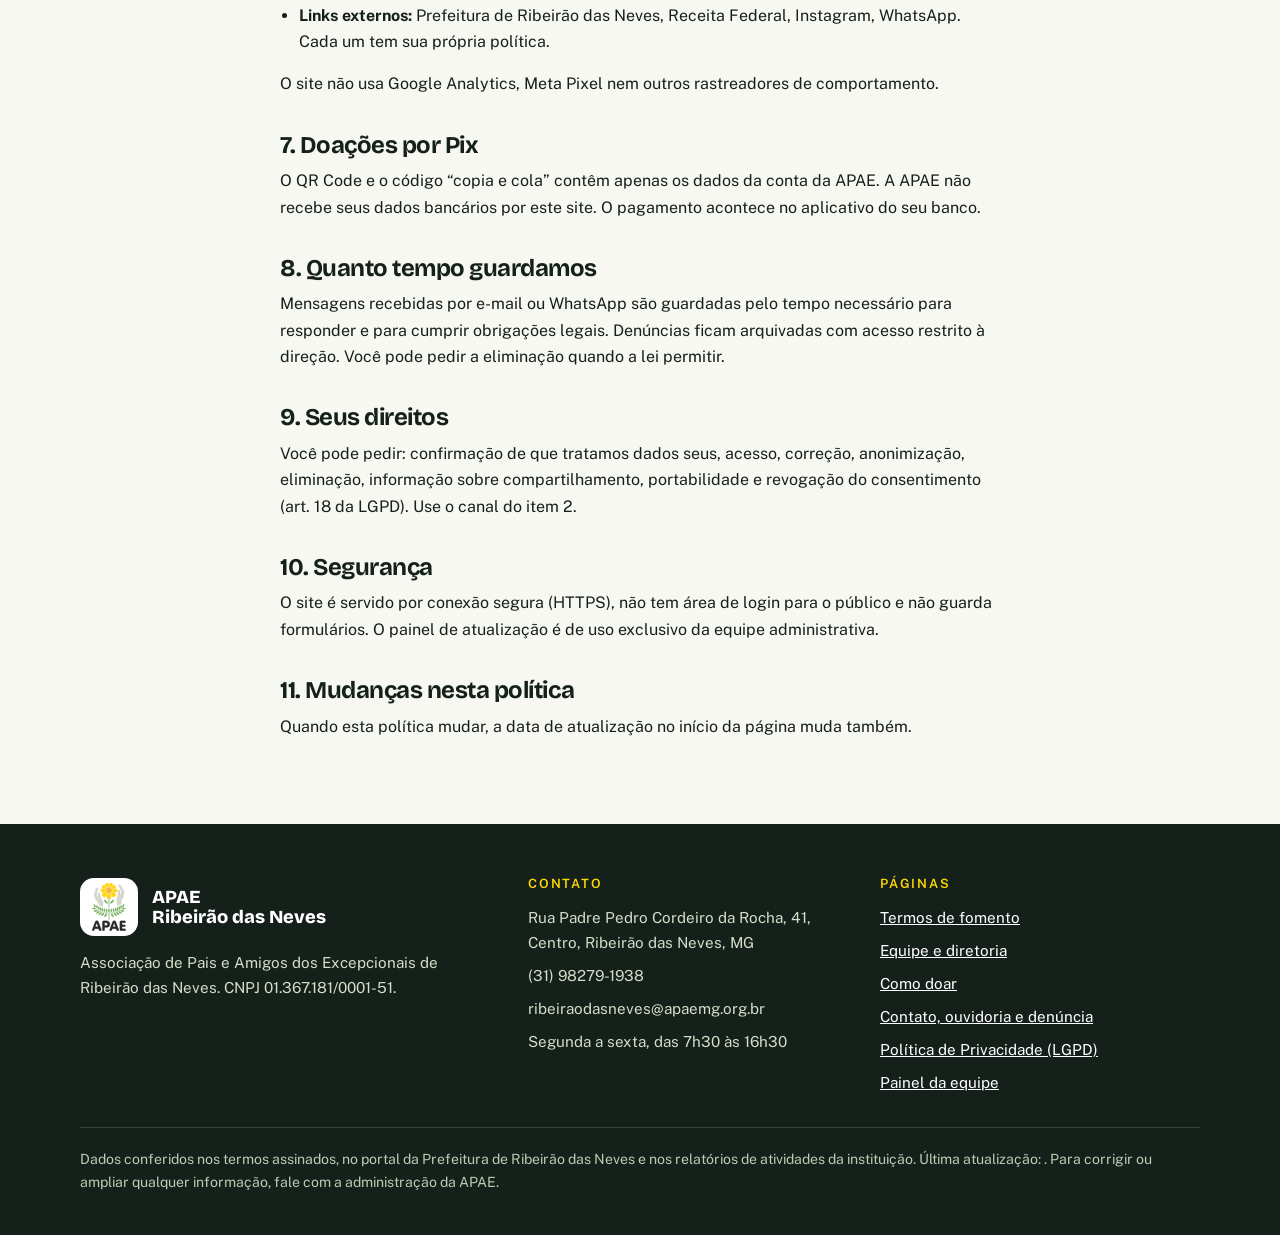
<file: privacidade.html>
<!doctype html>
<html lang="pt-BR">
<head>
<meta charset="utf-8">
<meta name="viewport" content="width=device-width, initial-scale=1, viewport-fit=cover">
<title>Política de Privacidade da APAE Neves</title>
<meta name="description" content="Como a APAE de Ribeirão das Neves trata dados pessoais neste site, conforme a Lei Geral de Proteção de Dados (LGPD).">
<meta name="robots" content="index,follow">
<link rel="icon" type="image/svg+xml" href="logo.svg">
<link rel="canonical" href="https://gabrielphi-dev.github.io/apae-neves-transparencia/privacidade.html">
<link rel="preconnect" href="https://fonts.googleapis.com">
<link rel="preconnect" href="https://fonts.gstatic.com" crossorigin>
<link rel="stylesheet" href="https://fonts.googleapis.com/css2?family=Bricolage+Grotesque:opsz,wght@12..96,500;12..96,700;12..96,800&family=Public+Sans:wght@400;500;600&display=swap">
<link rel="stylesheet" href="style.css">
</head>
<body class="no-js" data-page="privacidade">

<a class="skip" href="#conteudo">Pular para o conteúdo</a>
<header class="top">
  <div class="wrap">
    <a class="brand" href="index.html">
      <span class="mark"><img src="logo.svg" alt="" width="34" height="46"></span>
      <span><b>APAE Neves</b><small>Portal da Transparência</small></span>
    </a>
    <nav class="menu" id="menu" aria-label="Principal">
      <a href="index.html#impacto">Nosso trabalho</a>
      <a href="index.html#termos">Termos</a>
      <a href="equipe.html">Equipe e diretoria</a>
      <a href="index.html#galeria">Conquistas</a>
      <a href="index.html#doe">Doe</a>
      <a href="index.html#contato">Contato</a>
    </nav>
    <div class="a11y">
      <button class="iconbtn" id="a11y-btn" type="button" aria-expanded="false" aria-controls="a11y-panel" aria-label="Opções de acessibilidade">
        <svg width="22" height="22" viewBox="0 0 24 24" fill="none" stroke="currentColor" stroke-width="2" stroke-linecap="round" stroke-linejoin="round" aria-hidden="true"><circle cx="12" cy="4.5" r="2"/><path d="M4 8.5l8 1.5 8-1.5M12 10v5M9 21l3-6 3 6"/></svg>
      </button>
      <div class="a11y-panel" id="a11y-panel" role="group" aria-labelledby="a11y-title">
        <h2 id="a11y-title">Acessibilidade</h2>
        <div class="a11y-row"><span>Tamanho da letra</span><div class="seg"><button type="button" id="fonte-menos" aria-label="Diminuir letra">A−</button><button type="button" id="fonte-reset" aria-label="Letra normal">A</button><button type="button" id="fonte-mais" aria-label="Aumentar letra">A+</button></div></div>
        <div class="a11y-row"><span>Alto contraste</span><button class="tog" type="button" id="hc-btn" aria-pressed="false">Ligar</button></div>
        <div class="a11y-row"><span>Leitura fácil</span><button class="tog" type="button" id="fe-btn" aria-pressed="false">Ligar</button></div>
        <div class="a11y-row"><span>Pausar animações</span><button class="tog" type="button" id="pausa-btn" aria-pressed="false">Ligar</button></div>
        <div class="a11y-row"><span>Libras</span><span style="font-size:.88rem;color:var(--muted)">Botão azul no canto da tela</span></div>
      </div>
    </div>
    <a class="iconbtn" data-instagram href="https://www.instagram.com/apae.ribeiraodasneves/" target="_blank" rel="noopener" aria-label="Instagram da APAE (abre em nova aba)"><svg width="20" height="20" viewBox="0 0 24 24" fill="none" stroke="currentColor" stroke-width="2" stroke-linecap="round" stroke-linejoin="round" aria-hidden="true"><rect x="3" y="3" width="18" height="18" rx="5"/><circle cx="12" cy="12" r="4"/><circle cx="17.5" cy="6.5" r="1" fill="currentColor"/></svg></a>
    <button class="iconbtn" id="theme-btn" type="button" aria-label="Alternar tema claro e escuro">
      <svg width="20" height="20" viewBox="0 0 24 24" fill="none" stroke="currentColor" stroke-width="2" stroke-linecap="round" stroke-linejoin="round" aria-hidden="true"><path d="M21 12.8A9 9 0 1 1 11.2 3a7 7 0 0 0 9.8 9.8z"/></svg>
    </button>
    <button class="iconbtn burger" id="burger" type="button" aria-expanded="false" aria-controls="menu" aria-label="Abrir menu">
      <svg width="20" height="20" viewBox="0 0 24 24" fill="none" stroke="currentColor" stroke-width="2" stroke-linecap="round" aria-hidden="true"><path d="M4 7h16M4 12h16M4 17h16"/></svg>
    </button>
  </div>
</header>

<main id="conteudo" tabindex="-1">
<section class="s" aria-labelledby="h1">
  <div class="wrap prose">
    <span class="eyebrow">LGPD</span>
    <h1 id="h1" style="font-size:clamp(2rem,4.5vw,3.2rem);margin:12px 0 18px">Política de Privacidade</h1>
    <p data-fe="Esta página explica quais dados pessoais este site usa, para quê, e como você pode pedir para ver, corrigir ou apagar seus dados.">Esta política explica quais dados pessoais são tratados neste site, para quê, com qual base legal e como você exerce seus direitos, conforme a Lei nº 13.709/2018 (LGPD). Última atualização: <span id="atualizado"></span>.</p>

    <h2>1. Quem é o controlador</h2>
    <p>A <b>Associação de Pais e Amigos dos Excepcionais de Ribeirão das Neves (APAE)</b>, CNPJ <span data-bind="cnpj">01.367.181/0001-51</span>, com sede em <span data-bind="endereco"></span>, é a responsável pelas decisões sobre os dados tratados neste site.</p>

    <h2>2. Canal do encarregado de dados</h2>
    <p>Para qualquer assunto de privacidade, escreva para <b data-bind="email">ribeiraodasneves@apaemg.org.br</b> com o assunto “Privacidade”, ou ligue para <span data-bind="telefone"></span>. A associação responde em até 15 dias.</p>

    <h2>3. Quais dados tratamos</h2>
    <ul>
      <li><b>Mensagens de contato, ouvidoria e denúncia:</b> nome, e-mail ou telefone e o texto que você escrever. Todos os campos de identificação são opcionais. O formulário apenas prepara a mensagem: ela é enviada pelo seu aplicativo de e-mail ou pelo WhatsApp, e <b>este site não guarda a sua mensagem</b>.</li>
      <li><b>Preferências no seu aparelho:</b> tamanho da letra, alto contraste, leitura fácil, tema claro ou escuro e o aviso de privacidade já lido. Ficam só no seu navegador e você pode apagá-las quando quiser.</li>
      <li><b>Dados institucionais públicos:</b> nomes e cargos de diretoria, conselhos e equipe, que constam em atas e relatórios da associação e em parcerias com o poder público. Não publicamos CPF, RG, endereço residencial nem telefone pessoal.</li>
      <li><b>Imagens:</b> as fotos de atividades só são publicadas com autorização de uso de imagem das pessoas retratadas ou de seus responsáveis. Para pedir a retirada de uma foto, use o canal acima e ela sai do ar.</li>
    </ul>

    <h2>4. Para que usamos</h2>
    <p>Responder suas mensagens, apurar denúncias, prestar transparência sobre as parcerias da APAE e lembrar suas escolhas de acessibilidade. Não vendemos nem cedemos dados para publicidade.</p>

    <h2>5. Bases legais</h2>
    <ul>
      <li><b>Consentimento</b> (art. 7º, I): para tratar a mensagem que você decide enviar.</li>
      <li><b>Cumprimento de obrigação legal</b> (art. 7º, II): divulgação de parcerias firmadas com o poder público (Lei nº 13.019/2014).</li>
      <li><b>Legítimo interesse</b> (art. 7º, IX): segurança e funcionamento do site.</li>
    </ul>

    <h2>6. Serviços de terceiros</h2>
    <ul>
      <li><b>Google Fonts:</b> carrega as fontes de texto. O Google pode receber o endereço IP do seu aparelho.</li>
      <li><b>VLibras (Governo Federal):</b> tradutor de Libras opcional. É carregado do site vlibras.gov.br.</li>
      <li><b>Hospedagem do site:</b> o provedor de hospedagem pode registrar acessos técnicos, como o endereço IP, por segurança.</li>
      <li><b>Links externos:</b> Prefeitura de Ribeirão das Neves, Receita Federal, Instagram, WhatsApp. Cada um tem sua própria política.</li>
    </ul>
    <p>O site não usa Google Analytics, Meta Pixel nem outros rastreadores de comportamento.</p>

    <h2>7. Doações por Pix</h2>
    <p>O QR Code e o código “copia e cola” contêm apenas os dados da conta da APAE. A APAE não recebe seus dados bancários por este site. O pagamento acontece no aplicativo do seu banco.</p>

    <h2>8. Quanto tempo guardamos</h2>
    <p>Mensagens recebidas por e-mail ou WhatsApp são guardadas pelo tempo necessário para responder e para cumprir obrigações legais. Denúncias ficam arquivadas com acesso restrito à direção. Você pode pedir a eliminação quando a lei permitir.</p>

    <h2>9. Seus direitos</h2>
    <p>Você pode pedir: confirmação de que tratamos dados seus, acesso, correção, anonimização, eliminação, informação sobre compartilhamento, portabilidade e revogação do consentimento (art. 18 da LGPD). Use o canal do item 2.</p>

    <h2>10. Segurança</h2>
    <p>O site é servido por conexão segura (HTTPS), não tem área de login para o público e não guarda formulários. O painel de atualização é de uso exclusivo da equipe administrativa.</p>

    <h2>11. Mudanças nesta política</h2>
    <p>Quando esta política mudar, a data de atualização no início da página muda também.</p>
  </div>
</section>
</main>

<footer>
  <div class="wrap">
    <div>
      <div class="logo"><span><img src="logo.svg" alt="" width="40" height="55"></span><b>APAE<br>Ribeirão das Neves</b></div>
      <p>Associação de Pais e Amigos dos Excepcionais de Ribeirão das Neves. CNPJ <span data-bind="cnpj">01.367.181/0001-51</span>.</p>
    </div>
    <div>
      <h2>Contato</h2>
      <ul><li data-bind="endereco">Rua Padre Pedro Cordeiro da Rocha, 41, Centro, Ribeirão das Neves, MG</li><li data-bind="telefone">(31) 98279-1938</li><li data-bind="email">ribeiraodasneves@apaemg.org.br</li><li data-bind="horario">Segunda a sexta, das 7h30 às 16h30</li></ul>
    </div>
    <div>
      <h2>Páginas</h2>
      <ul><li><a href="index.html#termos">Termos de fomento</a></li><li><a href="equipe.html">Equipe e diretoria</a></li><li><a href="index.html#doe">Como doar</a></li><li><a href="index.html#contato">Contato, ouvidoria e denúncia</a></li><li><a href="privacidade.html">Política de Privacidade (LGPD)</a></li><li><a href="admin.html">Painel da equipe</a></li></ul>
    </div>
    <p class="fine">Dados conferidos nos termos assinados, no portal da Prefeitura de Ribeirão das Neves e nos relatórios de atividades da instituição. Última atualização: <span id="atualizado"></span>. Para corrigir ou ampliar qualquer informação, fale com a administração da APAE.</p>
  </div>
</footer>
<div class="cookie" id="cookie" role="region" aria-label="Aviso de privacidade">
  <p>Este site não usa cookies de rastreamento nem anúncios. Guardamos no seu aparelho apenas suas escolhas de acessibilidade e de tema. <a href="privacidade.html">Saiba mais</a></p>
  <button class="btn pri" id="cookie-ok" type="button">Entendi</button>
</div>

<script type="application/json" id="dados-embed">{"versao":1,"atualizadoEm":"2026-10-09","instituicao":{"nome":"Associação de Pais e Amigos dos Excepcionais de Ribeirão das Neves","sigla":"APAE de Ribeirão das Neves","cnpj":"01.367.181/0001-51","natureza":"Associação civil beneficente, sem fins lucrativos","presidente":"Edmilson de Souza Costa","mandato":"08/12/2023 a 07/12/2026","endereco":"Rua Padre Pedro Cordeiro da Rocha, 41, Centro, Ribeirão das Neves, MG","cep":"33805-040","telefone":"(31) 98279-1938","whatsapp":"5531982791938","email":"ribeiraodasneves@apaemg.org.br","instagram":"https://www.instagram.com/apae.ribeiraodasneves/","horario":"Segunda a sexta, das 7h30 às 16h30","secretaria":"Secretaria Municipal de Desenvolvimento Social e Cidadania","banco":"Banco do Brasil (001), uma conta específica para cada parceria","conselhos":"CMAS (inscrição nº 01), CMDCA, CMPCD e CMS","regioes":"Centro, Veneza e Justinópolis","formDenunciaAnonima":"","formOuvidoria":"","telefone2":"(31) 98323-1877","fundacao":"13/08/1996","utilidadePublica":"Municipal (nº 1846/96) e Estadual (nº 13.226/99)","orgaoDiretor":"8 membros, com reuniões bimestrais"},"doacao":{"pixChave":"01367181000151","pixTipo":"CNPJ","pixNome":"APAE RIBEIRAO DAS NEVES","pixCidade":"RIBEIRAO DAS NEVES","valoresSugeridos":[20,50,100],"irStatus":"consultar","irProjeto":"","irTexto":"A APAE está inscrita no CMDCA. Para saber qual fundo e qual projeto estão abertos para receber a destinação neste ano, fale com a administração."},"impacto":{"ano":2024,"fonte":"Capacidade máxima de atendimento do Centro Dia (2026) e Relatório de Atividades 2024 (demais números)","usuarios":79,"capacidade":100,"familiasEncontros":15,"apresentacoes":10,"ambiencias":5,"acoes":16,"vezesPorSemana":2,"atendidos":100,"anoAtendidos":2026},"atividades":[{"titulo":"Vivências: cuidado e autocuidado","texto":"Rotinas de higiene, alimentação e cuidado pessoal, feitas com apoio da equipe para ganhar autonomia no dia a dia.","facil":"Aprender a cuidar de si, com ajuda da equipe."},{"titulo":"Corpo em Movimento","texto":"Caminhadas, alongamento e atividades físicas. Cerca de 30 usuários participam de cada caminhada.","facil":"Caminhar e se mexer. Cerca de 30 pessoas em cada passeio."},{"titulo":"Participação Social","texto":"Passeios, eventos no parque ecológico e atividades na comunidade. Cerca de 60 usuários por atividade.","facil":"Passear e participar da vida da cidade."},{"titulo":"Arteterapia","texto":"Oficinas de pintura, artesanato e expressão artística com acompanhamento da equipe técnica.","facil":"Pintar, criar e se expressar com arte."},{"titulo":"Musicalização e maracatu","texto":"Oficina de música e grupo de maracatu, que fez 10 apresentações em eventos da Prefeitura e privados em 2024.","facil":"Tocar e dançar. O grupo de maracatu se apresentou 10 vezes em 2024."},{"titulo":"Cuidando de Quem Cuida","texto":"Encontros mensais com famílias e cuidadores, com temas escolhidos por elas e conduzidos por profissionais. Cerca de 15 familiares por oficina.","facil":"Encontro todo mês para as famílias. Elas escolhem os temas."},{"titulo":"Fórum de autogestão, autodefesa e família","texto":"Encontro que reuniu 50 pessoas para debater direitos e protagonismo das pessoas com deficiência.","facil":"Encontro para falar sobre os direitos das pessoas com deficiência."},{"titulo":"Festas e eventos abertos à comunidade","texto":"Festa Julina (cerca de 150 pessoas), noite sertaneja (cerca de 200 pessoas), apresentações no IFMG e semana da pessoa com deficiência.","facil":"Festas abertas a todos, que ajudam a APAE e juntam as pessoas."}],"conquistas":[{"titulo":"6 termos de fomento com a Prefeitura","texto":"Parcerias formalizadas entre 2022 e 2025, somando R$ 975.000,00 para o Centro Dia.","facil":"6 acordos com a Prefeitura para ajudar o Centro Dia."},{"titulo":"Inscrição em conselhos municipais","texto":"Inscrita no Conselho Municipal de Assistência Social (nº 01) e também no CMDCA, no CMPCD e no CMS.","facil":"A APAE é registrada nos conselhos da cidade."},{"titulo":"Trabalho em rede","texto":"Articulação com CRAS, CREAS, saúde mental, UBS e demais serviços de proteção social da cidade.","facil":"A APAE trabalha junto com CRAS, CREAS e postos de saúde."},{"titulo":"Equipe capacitada pela SEDESE","texto":"Em 2024, a equipe do Centro Dia participou de capacitação promovida pela Secretaria de Estado de Desenvolvimento Social.","facil":"A equipe fez curso oferecido pelo Estado."},{"titulo":"Centro Dia em funcionamento contínuo","texto":"De abril a dezembro de 2024, o Centro Dia funcionou todos os dias úteis e atendeu 79 pessoas com deficiência.","facil":"O Centro Dia abriu todos os dias úteis e atendeu 79 pessoas em 2024."},{"titulo":"Maracatu da APAE","texto":"Grupo de usuários que se apresentou 10 vezes em 2024, mostrando talento e quebrando barreiras.","facil":"O grupo de maracatu se apresentou 10 vezes."}],"termos":[{"num":"005","ano":2025,"nome":"Casa Nova","valor":400000,"origem":"Federal","cor":"#FFD800","objeto":"Continuidade, manutenção e otimização da oferta dos serviços socioassistenciais para pessoas com deficiência intelectual e múltipla e suas famílias, no Centro Dia.","facil":"Dinheiro para manter e melhorar os serviços do Centro Dia para pessoas com deficiência e suas famílias.","emenda":"Emenda Parlamentar Federal nº 202439600016/2024","processo":"9253","vigencia":"10/03/2025 a 09/03/2027","link":"https://ribeiraodasneves.mg.gov.br/src/common/assets/documentos/parcerias/Apae-4.pdf","situacao":"formalizado","etapa":"","previsao":""},{"num":"006","ano":2025,"nome":"Complementar","valor":100000,"origem":"Federal","cor":"#4FA64F","objeto":"Complementação da equipe de referência do Centro Dia, com 3 educadores sociais e 1 monitor social de 40 horas, e recurso para combustível dos veículos da instituição.","facil":"Dinheiro para pagar mais profissionais do Centro Dia e o combustível dos carros.","emenda":"Emenda parlamentar federal","processo":"","vigencia":"Execução de 04/2025 a 03/2026","link":"","situacao":"formalizado","etapa":"","previsao":""},{"num":"023","ano":2024,"nome":"Complementando o Serviço do Centro Dia","valor":150000,"origem":"Municipal","cor":"#7FC27F","objeto":"Atendimento a pessoas com deficiência intelectual e múltipla em dependência de cuidados de terceiros que já concluíram o percurso escolar, e a suas famílias, com equipe própria e materiais de higiene e papelaria.","facil":"Dinheiro para atender adultos com deficiência e suas famílias e pagar a equipe.","emenda":"Emendas impositivas individual e de bancada nº 127-C/2023 e 229-C/2023","processo":"5075/2024","vigencia":"Execução de 11/2024 a 10/2025","link":"https://ribeiraodasneves.mg.gov.br/src/common/assets/documentos/parcerias/Apae-termo-023.pdf","situacao":"formalizado","etapa":"","previsao":""},{"num":"015","ano":2024,"nome":"Autonomia em Movimento","valor":220000,"origem":"Municipal","cor":"#2C7A3B","objeto":"Continuidade, manutenção e otimização dos serviços socioassistenciais de convivência e fortalecimento de vínculos para pessoas com deficiência intelectual e múltipla, em espaços participativos.","facil":"Dinheiro para atividades que ajudam as pessoas com deficiência a ter mais autonomia e amizades.","emenda":"Emendas impositivas individual e de bancada nº 007, 008, 078, 083, 131, 135, 177 e 202-C/2023","processo":"3276/2024","vigencia":"Repasse em parcela única de R$ 220.000,00","link":"https://ribeiraodasneves.mg.gov.br/src/common/assets/documentos/parcerias/APAE-TERMO-015-24.pdf","situacao":"formalizado","etapa":"","previsao":""},{"num":"024","ano":2024,"nome":"Cuidando de Quem Cuida","valor":5000,"origem":"Municipal","cor":"#C9A100","objeto":"Incremento para a continuidade, manutenção e otimização dos serviços de proteção social especial para pessoas com deficiência, idosas e suas famílias, com apoio psicológico e emocional.","facil":"Dinheiro para apoiar as famílias e cuidadores, com conversa e ajuda emocional.","emenda":"Emenda impositiva individual nº 041-C/2023","processo":"3284/2024","vigencia":"","link":"https://ribeiraodasneves.mg.gov.br/src/common/assets/documentos/parcerias/Apae-termo-024-1.pdf","situacao":"formalizado","etapa":"","previsao":""},{"num":"017","ano":2022,"nome":"Superar Barreiras para Garantir a Inclusão","valor":100000,"origem":"Federal","cor":"#9AA89B","objeto":"Manutenção dos serviços de proteção social especial que ofertam o serviço socioassistencial Centro Dia.","facil":"Dinheiro para manter o Centro Dia funcionando.","emenda":"Emenda Parlamentar Federal nº 202281000306","processo":"4370/2022","vigencia":"","link":"https://ribeiraodasneves.mg.gov.br/src/common/assets/documentos/parcerias/TERMO_APAE_017-2022.pdf","situacao":"formalizado","etapa":"","previsao":""},{"num":"210","ano":2026,"nome":"Psicologia e Inclusão","valor":30000,"origem":"Municipal","cor":"#B7D77A","situacao":"plano","objeto":"Custeio da contratação de 1 profissional de psicologia, por 10 meses, para integrar a equipe de referência do Centro Dia e garantir o atendimento multidisciplinar a pessoas com deficiência intelectual e múltipla e suas famílias.","facil":"Dinheiro para contratar um psicólogo para o Centro Dia por 10 meses.","emenda":"Emenda parlamentar impositiva municipal nº 210/2026","processo":"","vigencia":"10 meses após o recebimento integral do recurso","link":"","etapa":"Aguardando o termo","previsao":"A confirmar com a Prefeitura"},{"num":"110","ano":2026,"nome":"Mobiliar: complemento","valor":50253.18,"origem":"Municipal","cor":"#E3C65A","situacao":"plano","objeto":"Aquisição de mobiliário e equipamentos de uso contínuo para o Centro Dia, em complemento a itens ainda não adquiridos com emendas anteriores.","facil":"Dinheiro para comprar móveis e equipamentos para o Centro Dia.","emenda":"Emenda parlamentar de bancada nº 110-C/2025","processo":"","vigencia":"3 meses após o recebimento integral do recurso","link":"","etapa":"Aguardando o termo","previsao":"A confirmar com a Prefeitura"},{"num":"130","ano":2026,"nome":"Atividades, palestras e transporte","valor":31718.18,"origem":"Municipal","cor":"#D5E6A0","situacao":"plano","objeto":"Custeio de lanches para as atividades, palestrantes para os encontros com famílias, manutenção e combustível do veículo da instituição e impressões gráficas (20 mil unidades).","facil":"Dinheiro para lanches, palestras, combustível do carro da APAE e materiais impressos.","emenda":"Emenda parlamentar 130-C/2025","processo":"","vigencia":"","link":"","etapa":"Aguardando o termo","previsao":"A confirmar com a Prefeitura"},{"num":"273","ano":2026,"nome":"Assistente Social e material gráfico","valor":50000,"origem":"Municipal","cor":"#EED68A","situacao":"plano","objeto":"Contratação de 1 assistente social (20 horas semanais, por 12 meses) para a equipe do Centro Dia e custeio de materiais gráficos.","facil":"Dinheiro para contratar uma assistente social por 12 meses e pagar materiais impressos.","emenda":"Emenda parlamentar 273-C/2025","processo":"","vigencia":"12 meses após o recebimento do recurso","link":"","etapa":"Aguardando o termo","previsao":"A confirmar com a Prefeitura"}],"diretoria":[{"cargo":"Presidente","nome":"Edmilson de Souza Costa"},{"cargo":"Vice-presidente","nome":"Rogério Alves de Jesus"},{"cargo":"1º Diretor Secretário","nome":"Anderson Cesario de Oliveira"},{"cargo":"2º Diretor Secretário","nome":"Valtair Martins de Paula"},{"cargo":"1º Diretor Financeiro","nome":"Ademir Rodrigues de Souza"},{"cargo":"2º Diretor Financeiro","nome":"Rafael Henrique de Souza Ribeiro"},{"cargo":"Diretor Social","nome":"José Geraldo Silva da Glória"},{"cargo":"Diretor de Patrimônio","nome":"Neimar Reis Passos"}],"conselhoFiscal":{"efetivos":["Maria Emaculada de Santana Duarte","Ieda Ferreira","Maria Adair Costa Ribeiro"],"suplentes":["Luciana Edwiges Carmo de Jesus","Eva Pipper","Ana Paula Soares Diamantino"]},"conselhoAdministracao":["Glauco Luiz de Souza","Paulo Sergio do Valle Nogueira","Aline Cristina de Jesus Silva","Flavia Daiana de Assis Pereira","Alquimimo Fabio Ornelas Botelho"],"ataPosse":"Eleita e empossada em assembleia de 07/12/2023, com ata registrada no Cartório de Registro Civil de Pessoas Jurídicas de Ribeirão das Neves.","equipe":[{"cargo":"Coordenação do Centro Dia","nome":""},{"cargo":"Assistente Social","nome":""},{"cargo":"Psicologia","nome":""},{"cargo":"Educadores Sociais (2)","nome":""},{"cargo":"Oficineiros (2)","nome":""},{"cargo":"Monitoria","nome":""},{"cargo":"Recepção","nome":""}],"equipeNota":"Cargos da equipe técnica de referência do Centro Dia, conforme o plano de trabalho de 2025. Os nomes não são divulgados porque a equipe pode mudar ao longo do tempo.","depoimentos":[],"fotos":[{"arquivo":"maracatu-rua.jpg","legenda":"Grupo de maracatu da APAE em apresentação na rua","alt":"Grupo de pessoas com camisetas laranja tocando tambores em apresentação ao ar livre"},{"arquivo":"maracatu-palco.jpg","legenda":"Apresentação do maracatu em um palco","alt":"Grupo de maracatu com instrumentos de percussão sobre um palco, em frente à plateia"},{"arquivo":"evento-comunidade.jpg","legenda":"Evento com usuários, famílias e comunidade","alt":"Multidão de pessoas com camisetas azuis reunidas ao ar livre em um evento"},{"arquivo":"parque-grupo.jpg","legenda":"Passeio no parque ecológico","alt":"Grupo de usuários e profissionais reunido sob as árvores em um parque, com uma pessoa em cadeira de rodas"},{"arquivo":"piquenique.jpg","legenda":"Piquenique no parque","alt":"Pessoas sentadas em uma toalha de piquenique no chão do parque, sorrindo"},{"arquivo":"oficina-arte.jpg","legenda":"Oficina de arte no Centro Dia","alt":"Usuário pintando com tinta sobre papel em uma mesa"},{"arquivo":"jogo-coordenacao.jpg","legenda":"Atividade de coordenação motora","alt":"Participante encaixando argolas coloridas em um jogo de madeira"},{"arquivo":"encontro-familias.jpg","legenda":"Encontro com famílias e cuidadores","alt":"Grupo de familiares sentados em cadeiras em uma sala, assistindo a uma apresentação"},{"arquivo":"ifmg-visita.jpg","legenda":"Visita ao Instituto Federal (IFMG)","alt":"Grupo animado de usuários e equipe posando diante da parede do Instituto Federal"},{"arquivo":"forum-auditorio.jpg","legenda":"Encontro em auditório com bandeira da APAE","alt":"Grupo grande de pessoas reunido em um auditório segurando uma bandeira azul"}]}</script>
<script src="app.js"></script>
</body>
</html>
</file>
<file: style.css>
/* Portal da Transparência APAE Neves
   Tokens saem do logo: amarelo da flor, verde das folhas, grafite do texto. */
:root{
  --sun:#FFD800;--sun-deep:#E9B800;--leaf:#4FA64F;--leaf-deep:#2C7A3B;
  --ink:#16201A;--bg:#F6F8F1;--bg-2:#ECF1E4;--card:#FFFFFF;--line:#CBD4C0;--muted:#46544D;
  --accent-text:#1F6B31;--sun-soft:#FFF4B8;--leaf-soft:#DDF0DA;--hero-a:#FFF2A6;--hero-b:#CFEBC8;
  --on-sun:#16201A;--focus:#0B5CAD;--danger:#8A1C1C;--danger-soft:#FBE4E1;
  --shadow:0 10px 30px rgba(22,32,26,.08);
  --f-display:"Bricolage Grotesque","Trebuchet MS",system-ui,sans-serif;
  --f-body:"Public Sans",system-ui,-apple-system,"Segoe UI",sans-serif;
  color-scheme:light;
}
@media (prefers-color-scheme: dark){
  :root:not([data-theme="light"]){
    --ink:#EEF3E8;--bg:#0F1511;--bg-2:#151D17;--card:#1A241D;--line:#3A4A3F;--muted:#B3C0B6;
    --accent-text:#8FD69A;--sun-soft:#3A3410;--leaf-soft:#1D3322;--hero-a:#2A2606;--hero-b:#12301A;
    --focus:#7DB8FF;--danger:#FFB4AB;--danger-soft:#3B1A18;--shadow:0 10px 30px rgba(0,0,0,.35);color-scheme:dark}
}
:root[data-theme="dark"]{
  --ink:#EEF3E8;--bg:#0F1511;--bg-2:#151D17;--card:#1A241D;--line:#3A4A3F;--muted:#B3C0B6;
  --accent-text:#8FD69A;--sun-soft:#3A3410;--leaf-soft:#1D3322;--hero-a:#2A2606;--hero-b:#12301A;
  --focus:#7DB8FF;--danger:#FFB4AB;--danger-soft:#3B1A18;--shadow:0 10px 30px rgba(0,0,0,.35);color-scheme:dark}
/* alto contraste: preto, branco e amarelo */
:root.hc{--ink:#FFFFFF;--bg:#000000;--bg-2:#000000;--card:#000000;--line:#FFFFFF;--muted:#FFFFFF;--accent-text:#FFE600;
  --sun-soft:#000000;--leaf-soft:#000000;--hero-a:#000000;--hero-b:#000000;--focus:#FFE600;--shadow:none;--danger:#FFE600;--danger-soft:#000000;color-scheme:dark}
.hc .hero,.hc .btn.pri,.hc .stat,.hc .t,.hc .panel{background:#000}
.hc .btn.pri{background:#FFE600;color:#000;border-color:#FFE600}
.hc .btn.sec,.hc .chip{border-color:#fff;color:#fff}
.hc a{color:#FFE600}
.hc .skip{background:#FFE600;color:#000}
.hc .brand,.hc nav.menu a{color:#fff}
.hc nav.menu a:hover,.hc nav.menu a[aria-current="page"]{background:#000;color:#FFE600;outline:2px solid #FFE600}
.hc .blob,.hc .emblem .ring{display:none}
.hc footer{background:#000;border-top:2px solid #fff}
.hc .t::after{display:none}

*{box-sizing:border-box}
html{scroll-behavior:smooth;scroll-padding-top:90px;font-size:100%}
body{margin:0;background:var(--bg);color:var(--ink);font:400 1rem/1.65 var(--f-body);-webkit-font-smoothing:antialiased;overflow-x:hidden}
img,svg{max-width:100%}
img{display:block}
a{color:var(--accent-text)}
h1,h2,h3,h4{font-family:var(--f-display);line-height:1.1;margin:0;text-wrap:balance;letter-spacing:-.02em}
p{margin:0}
.wrap{width:min(1160px,100%);margin-inline:auto;padding-inline:20px}
.eyebrow{font:600 .8rem/1 var(--f-body);letter-spacing:.14em;text-transform:uppercase;color:var(--accent-text)}
:focus-visible{outline:3px solid var(--focus);outline-offset:3px;border-radius:6px}
.sr-only{position:absolute;width:1px;height:1px;overflow:hidden;clip:rect(0 0 0 0);white-space:nowrap}
.skip{position:absolute;left:12px;top:-60px;background:var(--ink);color:var(--bg);padding:12px 18px;border-radius:10px;z-index:200;font-weight:600;transition:top .2s}
.skip:focus{top:12px}

/* ---------- cabeçalho ---------- */
header.top{position:sticky;top:0;z-index:60;background:color-mix(in srgb,var(--bg) 88%,transparent);backdrop-filter:blur(14px);-webkit-backdrop-filter:blur(14px);border-bottom:1px solid var(--line)}
.top .wrap{display:flex;align-items:center;gap:14px;min-height:72px}
.brand{display:flex;align-items:center;gap:12px;text-decoration:none;color:var(--ink);min-width:0}
.brand .mark{width:46px;height:46px;border-radius:12px;background:#fff;display:flex;align-items:center;justify-content:center;box-shadow:0 0 0 1px var(--line);flex:none;padding:3px}
.brand .mark img{height:38px;width:auto}
.brand b{font:800 1.04rem/1.05 var(--f-display);display:block}
.brand small{display:block;color:var(--muted);font-size:.78rem}
nav.menu{margin-left:auto;display:flex;gap:2px;flex-wrap:wrap;justify-content:flex-end}
nav.menu a{padding:9px 12px;border-radius:999px;text-decoration:none;font-weight:500;font-size:.92rem;color:var(--muted);transition:background .25s,color .25s}
nav.menu a:hover,nav.menu a[aria-current="page"],nav.menu a.on{background:var(--sun-soft);color:var(--ink)}
.iconbtn{width:44px;height:44px;border-radius:50%;border:1px solid var(--line);background:var(--card);color:var(--ink);cursor:pointer;display:grid;place-items:center;flex:none;transition:transform .3s,background .2s}
.iconbtn:hover{background:var(--sun-soft)}
.burger{display:none}
@media (max-width:980px){
  nav.menu{position:fixed;inset:72px 0 auto 0;flex-direction:column;flex-wrap:nowrap;background:var(--bg);padding:12px 20px 20px;border-bottom:1px solid var(--line);transform:translateY(-12px);opacity:0;visibility:hidden;transition:.25s;max-height:calc(100vh - 72px);overflow:auto}
  nav.menu.open{transform:none;opacity:1;visibility:visible}
  nav.menu a{padding:14px}
  .burger{display:grid;margin-left:auto}
  .top .wrap{gap:8px}
}

/* barra de acessibilidade */
.a11y{position:relative}
.a11y-panel{position:absolute;right:0;top:54px;width:min(340px,92vw);background:var(--card);border:1px solid var(--line);border-radius:18px;box-shadow:var(--shadow);padding:18px;display:none;z-index:70}
.a11y-panel.open{display:block;animation:rise .25s}
.a11y-panel h2{font-size:1.1rem;margin-bottom:12px}
.a11y-row{display:flex;gap:8px;align-items:center;justify-content:space-between;padding:10px 0;border-top:1px dashed var(--line)}
.a11y-row:first-of-type{border-top:0}
.a11y-row span{font-size:.95rem;font-weight:500}
.seg{display:flex;gap:6px}
.seg button,.tog{min-width:44px;min-height:44px;padding:8px 12px;border-radius:12px;border:1.5px solid var(--line);background:var(--bg);color:var(--ink);font:600 .92rem var(--f-body);cursor:pointer}
.seg button:hover,.tog:hover{border-color:var(--leaf)}
.tog[aria-pressed="true"]{background:var(--ink);color:var(--bg);border-color:var(--ink)}

/* ---------- botões ---------- */
.btn{display:inline-flex;align-items:center;justify-content:center;gap:10px;min-height:48px;padding:14px 22px;border-radius:14px;font:600 1rem/1.1 var(--f-body);text-decoration:none;border:2px solid transparent;cursor:pointer;transition:transform .25s,box-shadow .25s,background .25s;text-align:center}
.btn.pri{background:var(--ink);color:var(--bg)}
.btn.pri:hover{transform:translateY(-3px);box-shadow:0 12px 24px rgba(22,32,26,.22)}
.btn.sec{border-color:var(--ink);color:var(--ink);background:transparent}
.btn.sec:hover{background:var(--sun);color:#16201A;border-color:var(--sun);transform:translateY(-3px)}
.btn.sun{background:var(--sun);color:#16201A}
.btn.sun:hover{transform:translateY(-3px);box-shadow:0 12px 24px rgba(233,184,0,.4)}
.btn[disabled]{opacity:.55;cursor:not-allowed}

/* ---------- hero ---------- */
.hero{position:relative;overflow:hidden;background:linear-gradient(160deg,var(--hero-a),var(--bg) 46%,var(--hero-b));padding-block:28px 72px}
.blob{position:absolute;border-radius:50%;filter:blur(60px);opacity:.5;pointer-events:none}
.b1{width:340px;height:340px;background:var(--sun);top:-80px;right:6%;animation:drift 14s ease-in-out infinite}
.b2{width:300px;height:300px;background:var(--leaf);bottom:-120px;left:-60px;opacity:.32;animation:drift 18s ease-in-out infinite reverse}
@keyframes drift{0%,100%{transform:translate(0,0) scale(1)}50%{transform:translate(30px,24px) scale(1.08)}}
.hero .wrap{position:relative;display:grid;grid-template-columns:1.2fr .8fr;gap:48px;align-items:center}
.hero h1{font-size:clamp(2rem,4.2vw,3.5rem);font-weight:800;margin:10px 0 14px}
.hero h1 em{font-style:normal;background:linear-gradient(transparent 62%,var(--sun) 62% 92%,transparent 92%);padding-inline:.06em}
.hc .hero h1 em{background:none;color:#FFE600;text-decoration:underline}
.lead{font-size:1.08rem;color:var(--muted);max-width:58ch}
.cta{display:flex;flex-wrap:wrap;gap:12px;margin-top:20px}
.emblem{position:relative;width:min(280px,78vw);aspect-ratio:1;margin-inline:auto}
.emblem .ring{position:absolute;inset:0;animation:spin 40s linear infinite}
.emblem .ring i{position:absolute;left:50%;top:0;width:28px;height:50px;margin-left:-14px;border-radius:50%/70% 70% 30% 30%;background:var(--sun);transform-origin:50% 140px;opacity:.95}
.emblem .ring i:nth-child(even){background:var(--leaf);opacity:.85}
@keyframes spin{to{transform:rotate(360deg)}}
.emblem .disc{position:absolute;inset:16%;border-radius:50%;background:#fff;display:grid;place-items:center;box-shadow:var(--shadow),0 0 0 8px color-mix(in srgb,var(--card) 70%,transparent);animation:float 6s ease-in-out infinite}
.emblem .disc img{width:58%;height:auto}
@keyframes float{0%,100%{transform:translateY(0)}50%{transform:translateY(-8px)}}
@media (max-width:860px){.hero{padding-block:16px 64px}.hero .wrap{grid-template-columns:1fr;gap:14px}.emblem{order:-1;width:min(132px,40vw)}.emblem .ring i{height:24px;width:14px;margin-left:-7px;transform-origin:50% 66px}.hero h1{font-size:clamp(1.7rem,7.2vw,2.2rem)}.lead{font-size:.98rem}.cta{margin-top:14px}}

/* ---------- números ---------- */
.stats{margin-top:-46px;position:relative;z-index:2}
.stats .grid{display:grid;grid-template-columns:repeat(4,1fr);gap:14px}
.stat{background:var(--card);border:1px solid var(--line);border-radius:18px;padding:16px 18px 14px;box-shadow:var(--shadow);transition:transform .3s}
.stat:hover{transform:translateY(-4px)}
.stat strong{display:block;font:800 clamp(1.6rem,3vw,2.3rem)/1 var(--f-display);font-variant-numeric:tabular-nums;letter-spacing:-.03em;color:var(--accent-text)}
.stat span{display:block;margin-top:6px;color:var(--muted);font-size:.88rem;line-height:1.35}
@media (max-width:860px){.stats .grid{grid-template-columns:repeat(2,1fr);gap:10px}.stats{margin-top:-40px}.stat{padding:12px 14px}.stat span{font-size:.8rem}}
@media (min-width:861px) and (max-height:760px){.hero{padding-block:16px 60px}.hero h1{font-size:clamp(1.9rem,3.6vw,3rem);margin:6px 0 10px}.lead{font-size:1rem}.cta{margin-top:14px}.emblem{width:min(220px,30vh)}.emblem .ring i{height:40px;width:22px;margin-left:-11px;transform-origin:50% 110px}.btn{min-height:44px;padding:11px 20px}}

/* ---------- seções ---------- */
section.s{padding-block:84px}
section.alt{background:var(--bg-2)}
.head{display:grid;gap:12px;max-width:740px;margin-bottom:40px}
.head h2{font-size:clamp(1.9rem,3.8vw,2.9rem);font-weight:800}
.head p{color:var(--muted);font-size:1.08rem}
.reveal{opacity:0;transform:translateY(22px);transition:opacity .7s cubic-bezier(.2,.7,.2,1),transform .7s cubic-bezier(.2,.7,.2,1)}
.reveal.in{opacity:1;transform:none}
.no-js .reveal{opacity:1;transform:none}
.panel{background:var(--card);border:1px solid var(--line);border-radius:22px;padding:28px}
.panel h3{font-size:1.25rem;margin-bottom:18px}
.grid2{display:grid;grid-template-columns:1.1fr .9fr;gap:22px}
@media (max-width:860px){.grid2{grid-template-columns:1fr}}
dl.data{display:grid;margin:0}
dl.data div{display:grid;grid-template-columns:150px 1fr;gap:14px;padding:13px 0;border-bottom:1px dashed var(--line);align-items:start}
dl.data div:last-child{border-bottom:0}
dl.data dt{color:var(--muted);font-size:.9rem;font-weight:500}
dl.data dd{margin:0;min-width:0;overflow-wrap:anywhere;display:flex;gap:10px;align-items:center;flex-wrap:wrap}
@media (max-width:640px){dl.data div{grid-template-columns:1fr;gap:4px}}
.copy{font:600 .8rem/1 var(--f-body);min-height:36px;padding:8px 14px;border-radius:999px;border:1.5px solid var(--line);background:var(--bg);color:var(--ink);cursor:pointer;transition:.2s}
.copy:hover{background:var(--sun);border-color:var(--sun);color:#16201A}
.copy.ok{background:var(--leaf-deep);border-color:var(--leaf-deep);color:#fff}

/* impacto */
.numbers{display:grid;grid-template-columns:repeat(3,1fr);gap:16px;margin-bottom:34px}@media (max-width:860px){.numbers{grid-template-columns:repeat(2,1fr)}}@media (max-width:480px){.numbers{grid-template-columns:1fr}}
.num{background:var(--card);border:1px solid var(--line);border-radius:20px;padding:24px;position:relative;overflow:hidden}
.num::before{content:"";position:absolute;right:-30px;top:-30px;width:90px;height:90px;border-radius:50%;background:var(--sun-soft)}
.num strong{position:relative;display:block;font:800 clamp(2.2rem,4vw,3.2rem)/1 var(--f-display);font-variant-numeric:tabular-nums;letter-spacing:-.03em}
.num span{position:relative;display:block;margin-top:8px;color:var(--muted);font-size:.95rem}
.acts{display:grid;grid-template-columns:repeat(auto-fill,minmax(min(270px,100%),1fr));gap:16px}
.act{background:var(--card);border:1px solid var(--line);border-radius:20px;padding:22px;transition:transform .3s,border-color .3s}
.act:hover{transform:translateY(-5px);border-color:var(--leaf)}
.act h3{font-size:1.1rem;margin-bottom:8px}
.act p{color:var(--muted);font-size:.95rem}
.act .ic{width:40px;height:40px;border-radius:12px;display:grid;place-items:center;background:var(--sun);color:#16201A;margin-bottom:12px;font:800 1.05rem var(--f-display)}
.act:nth-child(3n+2) .ic{background:var(--leaf);color:#fff}
.act:nth-child(3n) .ic{background:var(--leaf-soft);color:var(--accent-text)}
.fonte{margin-top:18px;color:var(--muted);font-size:.88rem}

/* termos */
.tools{display:flex;flex-wrap:wrap;gap:12px 18px;align-items:center;margin-bottom:26px}
.chips{display:flex;flex-wrap:wrap;gap:8px}
.chip{min-height:44px;padding:10px 18px;border-radius:999px;border:1.5px solid var(--line);background:var(--card);font:600 .92rem/1 var(--f-body);color:var(--ink);cursor:pointer;transition:.22s}
.chip:hover{border-color:var(--leaf)}
.chip[aria-pressed="true"]{background:var(--ink);color:var(--bg);border-color:var(--ink)}
.search{margin-left:auto;position:relative;flex:1 1 240px;max-width:340px}
.search input{width:100%;min-height:46px;padding:12px 16px 12px 44px;border-radius:999px;border:1.5px solid var(--line);background:var(--card);color:var(--ink);font:400 1rem var(--f-body)}
.search input:focus{outline:3px solid var(--focus);outline-offset:2px}
.search svg{position:absolute;left:16px;top:50%;transform:translateY(-50%);color:var(--muted)}
.cards{display:grid;grid-template-columns:repeat(auto-fill,minmax(min(330px,100%),1fr));gap:18px}
.t{position:relative;text-align:left;background:var(--card);border:1px solid var(--line);border-radius:22px;padding:24px;cursor:pointer;display:flex;flex-direction:column;gap:14px;font:inherit;color:inherit;transition:transform .35s cubic-bezier(.2,.7,.2,1),box-shadow .35s,border-color .35s;overflow:hidden;min-width:0;animation:pop .5s both}
.t::after{content:"";position:absolute;right:-46px;top:-46px;width:130px;height:130px;border-radius:50%;background:var(--sun-soft);transition:transform .5s;z-index:0}
.t:hover{transform:translateY(-6px);box-shadow:var(--shadow);border-color:var(--leaf)}
.t:hover::after{transform:scale(1.5)}
.t>*{position:relative;z-index:1}
.t .num2{font:800 2.1rem/1 var(--f-display);letter-spacing:-.03em;font-variant-numeric:tabular-nums}
.t .num2 small{font-size:1rem;color:var(--muted);font-weight:600}
.t h3{font-size:1.2rem}
.t p{color:var(--muted);font-size:.95rem;display:-webkit-box;-webkit-line-clamp:3;-webkit-box-orient:vertical;overflow:hidden}
.tags{display:flex;flex-wrap:wrap;gap:6px}
.tag{font:600 .78rem/1 var(--f-body);padding:7px 11px;border-radius:999px;background:var(--leaf-soft);color:var(--accent-text)}
.tag.y{background:var(--sun-soft);color:var(--ink)}
.t .foot{margin-top:auto;display:flex;justify-content:space-between;align-items:end;gap:10px;padding-top:12px;border-top:1px dashed var(--line)}
.t .val{font:800 1.45rem/1 var(--f-display);font-variant-numeric:tabular-nums}
.t .more{font:600 .88rem var(--f-body);color:var(--accent-text);display:flex;align-items:center;gap:6px}
.t:hover .more svg{transform:translateX(4px)}
.more svg{transition:transform .25s}
@keyframes pop{from{opacity:0;transform:translateY(18px) scale(.97)}}
.empty{padding:40px;text-align:center;color:var(--muted);border:1.5px dashed var(--line);border-radius:20px}
.sheet{position:fixed;inset:0;z-index:100;display:none;align-items:flex-end;justify-content:center}
.sheet.open{display:flex}
.sheet .veil{position:absolute;inset:0;background:rgba(10,16,12,.6);animation:fade .25s}
.sheet .box{position:relative;width:min(760px,100%);max-height:92vh;overflow:auto;background:var(--card);color:var(--ink);border-radius:26px 26px 0 0;padding:30px 28px 34px;animation:rise .38s cubic-bezier(.2,.8,.2,1);border:1px solid var(--line)}
@media (min-width:720px){.sheet{align-items:center;padding:24px}.sheet .box{border-radius:26px}}
@keyframes fade{from{opacity:0}}
@keyframes rise{from{opacity:0;transform:translateY(40px) scale(.98)}}
.sheet .x{position:absolute;right:16px;top:16px}
.sheet h3{font-size:1.7rem;margin:10px 0 6px;padding-right:52px}
.sheet .obj{color:var(--muted);margin:10px 0 22px}
.sheet dl.data div{grid-template-columns:170px 1fr}
.sheet .actions{margin-top:22px;display:flex;flex-wrap:wrap;gap:10px}
@media (max-width:640px){.sheet dl.data div{grid-template-columns:1fr}}

/* gráfico */
.chartbox{display:grid;grid-template-columns:1.25fr .75fr;gap:22px;align-items:stretch}
.chart{background:var(--card);border:1px solid var(--line);border-radius:22px;padding:22px 22px 14px}
.chart svg{width:100%;height:auto;display:block;overflow:visible}
.legend{display:flex;flex-wrap:wrap;gap:8px 16px;margin-top:6px;font-size:.88rem;color:var(--muted)}
.legend i{display:inline-block;width:12px;height:12px;border-radius:4px;margin-right:6px;vertical-align:-1px}
.byyear{display:grid;gap:12px;align-content:start}
.yr{background:var(--card);border:1px solid var(--line);border-radius:18px;padding:18px 20px;display:flex;justify-content:space-between;gap:12px;align-items:center}
.yr b{font:800 1.5rem/1 var(--f-display)}
.yr span{color:var(--muted);font-size:.9rem;display:block;margin-top:4px}
.yr em{font:800 1.2rem/1 var(--f-display);font-style:normal;font-variant-numeric:tabular-nums;text-align:right}
.yr.tot{background:var(--sun-soft)}
@media (max-width:860px){.chartbox{grid-template-columns:1fr}}

/* conquistas e galeria */
.wins{display:grid;grid-template-columns:repeat(auto-fill,minmax(min(300px,100%),1fr));gap:16px}
.win{display:flex;gap:16px;background:var(--card);border:1px solid var(--line);border-radius:20px;padding:22px}
.win .chk{flex:none;width:40px;height:40px;border-radius:50%;background:var(--leaf-deep);color:#fff;display:grid;place-items:center}
.win h3{font-size:1.08rem;margin-bottom:6px}
.win p{color:var(--muted);font-size:.95rem}
.gallery{columns:3 260px;column-gap:16px}
.shot{break-inside:avoid;margin:0 0 16px;border-radius:20px;overflow:hidden;background:var(--card);border:1px solid var(--line);cursor:zoom-in;display:block;width:100%;padding:0;text-align:left;font:inherit;color:inherit;transition:transform .35s,box-shadow .35s}
.shot:hover{transform:translateY(-4px);box-shadow:var(--shadow)}
.shot img{width:100%;height:auto;transition:transform .6s}
.shot:hover img{transform:scale(1.04)}
.shot figcaption,.shot .cap{padding:12px 16px;font-size:.92rem;color:var(--muted)}
.shot .imgwrap{overflow:hidden;display:block}
.lightbox{position:fixed;inset:0;z-index:120;background:rgba(5,10,7,.92);display:none;align-items:center;justify-content:center;padding:20px}
.lightbox.open{display:flex;animation:fade .25s}
.lightbox figure{margin:0;max-width:min(980px,100%);max-height:100%;display:grid;gap:12px;justify-items:center}
.lightbox img{max-height:76vh;width:auto;max-width:100%;border-radius:14px}
.lightbox figcaption{color:#fff;text-align:center}
.lightbox .x{position:absolute;right:16px;top:16px;background:#fff;color:#111}
.quotes{display:grid;grid-template-columns:repeat(auto-fit,minmax(min(280px,100%),1fr));gap:16px}
.quote{background:var(--card);border:1px solid var(--line);border-radius:20px;padding:24px}
.quote p{font:500 1.15rem/1.5 var(--f-display)}
.quote cite{display:block;margin-top:14px;font-style:normal;color:var(--muted);font-size:.92rem}

/* doe */
.donate{display:grid;grid-template-columns:1fr 1fr;gap:22px}
@media (max-width:900px){.donate{grid-template-columns:1fr}}
.pixcard{background:linear-gradient(160deg,var(--sun-soft),var(--card));border:1px solid var(--line);border-radius:26px;padding:28px;display:grid;gap:18px}
.pixcard h3{font-size:1.5rem}
.amounts{display:flex;flex-wrap:wrap;gap:8px}
.amounts button,.amounts label.free{min-height:46px;padding:10px 18px;border-radius:999px;border:1.5px solid var(--line);background:var(--card);color:var(--ink);font:600 .98rem var(--f-body);cursor:pointer}
.amounts button[aria-pressed="true"]{background:var(--ink);color:var(--bg);border-color:var(--ink)}
.amounts input{width:96px;border:0;background:transparent;color:var(--ink);font:600 .98rem var(--f-body);margin-left:6px}
.amounts input:focus{outline:2px solid var(--focus);border-radius:6px}
.qrbox{display:grid;grid-template-columns:auto 1fr;gap:20px;align-items:center}
@media (max-width:560px){.qrbox{grid-template-columns:1fr;justify-items:center;text-align:center}}
#qr{background:#fff;border-radius:18px;padding:14px;line-height:0;box-shadow:0 0 0 1px var(--line);width:216px;height:216px}
#qr svg{width:100%;height:100%}
.pixkey{display:grid;gap:8px;min-width:0}
.pixkey code{display:block;background:var(--card);border:1px dashed var(--line);border-radius:12px;padding:10px 12px;font:600 .95rem/1.3 ui-monospace,Consolas,monospace;overflow-wrap:anywhere;color:var(--ink)}
.pixkey .row{display:flex;gap:8px;flex-wrap:wrap}
.steps{counter-reset:st;display:grid;gap:12px;margin:0;padding:0;list-style:none}
.steps li{counter-increment:st;display:grid;grid-template-columns:44px 1fr;gap:14px;background:var(--card);border:1px solid var(--line);border-radius:18px;padding:16px 18px}
.steps li::before{content:counter(st);width:44px;height:44px;border-radius:50%;background:var(--sun);color:#16201A;font:800 1.2rem var(--f-display);display:grid;place-items:center}
.steps p b{display:inline;font-family:inherit;font-size:inherit;font-weight:700;color:var(--ink)}
.steps.plain li{grid-template-columns:1fr}.steps.plain li::before{display:none}
.steps b{display:block;font-family:var(--f-display);font-size:1.05rem}
.steps p{color:var(--muted);font-size:.95rem;margin-top:2px}
.callout{padding:18px 20px;border-radius:16px;background:var(--leaf-soft);display:flex;gap:12px;font-size:.96rem}
.callout.warn{background:var(--sun-soft)}
.callout svg{flex:none;margin-top:2px}
.ir h3{font-size:1.5rem;margin-bottom:6px}
.irgrid{display:grid;grid-template-columns:1fr 1fr;gap:22px;margin-top:6px}
@media (max-width:900px){.irgrid{grid-template-columns:1fr}}
.facts{display:grid;grid-template-columns:repeat(auto-fit,minmax(min(150px,100%),1fr));gap:12px;margin:18px 0}
.fact{background:var(--card);border:1px solid var(--line);border-radius:16px;padding:16px}
.fact strong{display:block;font:800 1.8rem/1 var(--f-display);color:var(--accent-text)}
.fact span{display:block;font-size:.88rem;color:var(--muted);margin-top:6px}

/* formulários */
.tabs{display:flex;flex-wrap:wrap;gap:8px;margin-bottom:20px}
.tab{min-height:46px;padding:10px 20px;border-radius:999px;border:1.5px solid var(--line);background:var(--card);font:600 .95rem var(--f-body);color:var(--ink);cursor:pointer}
.tab[aria-selected="true"]{background:var(--ink);color:var(--bg);border-color:var(--ink)}
form.f{display:grid;gap:16px}
.field{display:grid;gap:6px}
.field label,.field .lab{font-weight:600;font-size:.95rem}
.field input,.field select,.field textarea{width:100%;min-height:48px;padding:12px 14px;border-radius:12px;border:1.5px solid var(--line);background:var(--card);color:var(--ink);font:400 1rem var(--f-body)}
.field textarea{min-height:140px;resize:vertical}
.field input:focus,.field select:focus,.field textarea:focus{outline:3px solid var(--focus);outline-offset:2px}
.field .hint{font-size:.88rem;color:var(--muted)}
.check{display:flex;gap:10px;align-items:flex-start;font-size:.93rem}
.check input{width:22px;height:22px;margin-top:2px;flex:none}
.formres{padding:16px 18px;border-radius:14px;background:var(--leaf-soft);display:none}
.formres.show{display:block}
.formres.err{background:var(--danger-soft);color:var(--danger)}
.contactgrid{display:grid;grid-template-columns:1.1fr .9fr;gap:22px}
@media (max-width:900px){.contactgrid{grid-template-columns:1fr}}
.cinfo{display:grid;gap:14px}
.cinfo .it{display:flex;gap:14px;align-items:flex-start}
.cinfo .it .dot{flex:none;width:42px;height:42px;border-radius:12px;background:var(--sun);color:#16201A;display:grid;place-items:center}
.cinfo b{display:block}

/* organograma */
.org{display:grid;gap:26px}
.org .lv{display:flex;flex-wrap:wrap;gap:14px;justify-content:center;position:relative}
.org .lv+.lv::before{content:"";position:absolute;top:-26px;left:50%;width:2px;height:26px;background:var(--line)}
.node{background:var(--card);border:1px solid var(--line);border-radius:18px;padding:16px 20px;min-width:min(220px,100%);text-align:center;transition:transform .3s,border-color .3s}
.node:hover{transform:translateY(-4px);border-color:var(--leaf)}
.node small{display:block;color:var(--muted);font-size:.82rem;font-weight:600;letter-spacing:.06em;text-transform:uppercase}
.node b{display:block;font:700 1.05rem/1.25 var(--f-display);margin-top:4px}
.node.top{background:var(--sun);border-color:var(--sun-deep);color:#16201A}
.node.top small{color:#2A3A2F}
.node.assembly{background:var(--ink);color:var(--bg)}
.node.assembly small{color:var(--bg);opacity:.85}
.grouptitle{font:700 1.2rem var(--f-display);margin:34px 0 14px}
.people{display:grid;grid-template-columns:repeat(auto-fill,minmax(min(250px,100%),1fr));gap:12px}
.person{background:var(--card);border:1px solid var(--line);border-radius:16px;padding:16px 18px;display:flex;gap:14px;align-items:center}
.person .av{flex:none;width:44px;height:44px;border-radius:50%;background:var(--leaf-soft);color:var(--accent-text);display:grid;place-items:center;font:800 1rem var(--f-display)}
.person small{display:block;color:var(--muted);font-size:.85rem}
.person b{font-weight:600;line-height:1.3}

/* rodapé */
footer{background:#16201A;color:#E9F0E2;padding-block:54px 40px}
footer .wrap{display:grid;grid-template-columns:1.3fr 1fr 1fr;gap:32px}
footer h2{font:600 .8rem/1 var(--f-body);letter-spacing:.14em;text-transform:uppercase;color:#FFD800;margin:0 0 14px}
footer p,footer li{color:#D3DECB;font-size:.95rem}
footer a{color:#FFFFFF}
footer ul{list-style:none;margin:0;padding:0;display:grid;gap:8px}
footer .logo{display:flex;gap:14px;align-items:center;margin-bottom:14px}
footer .logo span{width:58px;height:58px;border-radius:14px;background:#fff;display:flex;align-items:center;justify-content:center;padding:4px}
footer .logo img{height:48px;width:auto}
footer .logo b{font:800 1.15rem/1.1 var(--f-display);color:#fff}
.fine{grid-column:1/-1;border-top:1px solid #34463A;padding-top:20px;font-size:.88rem;color:#BCCBB4}
@media (max-width:860px){footer .wrap{grid-template-columns:1fr}}

/* cookies */
.cookie{position:fixed;left:16px;right:16px;bottom:calc(16px + env(safe-area-inset-bottom,0px));z-index:90;max-width:640px;background:var(--card);border:1px solid var(--line);border-radius:18px;box-shadow:var(--shadow);padding:18px 20px;display:none;gap:14px;flex-wrap:wrap;align-items:center}
.cookie.show{display:flex;animation:rise .4s}
.cookie p{flex:1 1 260px;font-size:.93rem}

/* política de privacidade */
.prose{max-width:760px}
.prose h2{font-size:1.5rem;margin:34px 0 10px}
.prose p,.prose li{color:var(--ink)}
.prose ul{padding-left:1.2rem;display:grid;gap:6px}

/* leitura fácil */
.fe body,.fe{--fe:1}
.fe body{font-size:1.2rem;line-height:1.95;letter-spacing:.01em}
.fe .lead,.fe .head p,.fe .act p,.fe .t p,.fe .win p{font-size:1.2rem;color:var(--ink)}
.fe .t p{-webkit-line-clamp:unset;display:block}
.fe h1,.fe h2,.fe h3{letter-spacing:0}
.fe .wrap{max-width:980px}
.fe .head{max-width:68ch}
.fe .cards,.fe .acts,.fe .wins{grid-template-columns:1fr}
.fe .gallery{columns:1}
.fe .blob,.fe .emblem .ring{display:none}
.fe .a11y-panel,.fe .a11y-panel *{font-size:1rem}

/* pausar animações */
.pausa *,.pausa *::before,.pausa *::after{animation:none!important;transition:none!important;scroll-behavior:auto!important}
.pausa .reveal{opacity:1;transform:none}
@media (prefers-reduced-motion:reduce){*,*::before,*::after{animation:none!important;transition:none!important;scroll-behavior:auto!important}.reveal{opacity:1;transform:none}}
[vw]{z-index:80}

.fin{display:grid;gap:10px;margin:0 0 20px;padding:0;list-style:none}.fin li{display:flex;gap:12px;align-items:flex-start;font-size:.97rem}.fin li::before{content:'';flex:none;width:10px;height:10px;border-radius:50%;background:var(--sun-deep);margin-top:.55em}

@media (max-width:860px) and (max-height:820px){.emblem{display:none}.hero{padding-block:14px 60px}.hero h1{margin:6px 0 8px}.lead{font-size:.93rem;line-height:1.5}.hero .btn{min-height:44px;padding:10px 16px;font-size:.95rem}.cta{margin-top:12px}}
@media (max-width:860px) and (max-height:680px){.lead{display:-webkit-box;-webkit-line-clamp:3;-webkit-box-orient:vertical;overflow:hidden}.stat span{font-size:.76rem}.stat{padding:10px 12px}}

/* aviso de privacidade em faixa fina */
.cookie{left:0;right:0;bottom:0;max-width:none;border-radius:14px 14px 0 0;padding:10px 20px calc(10px + env(safe-area-inset-bottom,0px));gap:12px;flex-wrap:nowrap;justify-content:space-between;border-left:0;border-right:0;border-bottom:0}
.cookie p{flex:1 1 auto;font-size:.88rem;line-height:1.4}
.cookie .btn{min-height:40px;padding:8px 18px;font-size:.92rem;flex:none}
@media (max-width:640px){.cookie{flex-wrap:wrap}.cookie .btn{width:100%}}

a.iconbtn{text-decoration:none;color:var(--ink)}
a.iconbtn:hover{background:var(--sun);color:#16201A}

@media (max-width:420px){.top .wrap{gap:6px;padding-inline:12px}.iconbtn{width:38px;height:38px}.brand{gap:8px;flex:1 1 auto}.brand .mark{width:40px;height:40px}.brand .mark img{height:32px}.brand b{font-size:.98rem}.brand small{display:none}nav.menu{inset:68px 0 auto 0}}

@media (max-width:900px){.contactgrid,.donate,.irgrid,.grid2,.chartbox,.hero .wrap{grid-template-columns:minmax(0,1fr)}.contactgrid>*,.donate>*,.irgrid>*,.grid2>*,.chartbox>*{min-width:0}.field input,.field select,.field textarea{min-width:0;max-width:100%}.tabs{min-width:0}}

.cinfo .it>div{min-width:0;overflow-wrap:anywhere}.cinfo .it .dot{flex:none}.org .node{min-width:0;max-width:100%}.person>div{min-width:0;overflow-wrap:anywhere}
</file>
